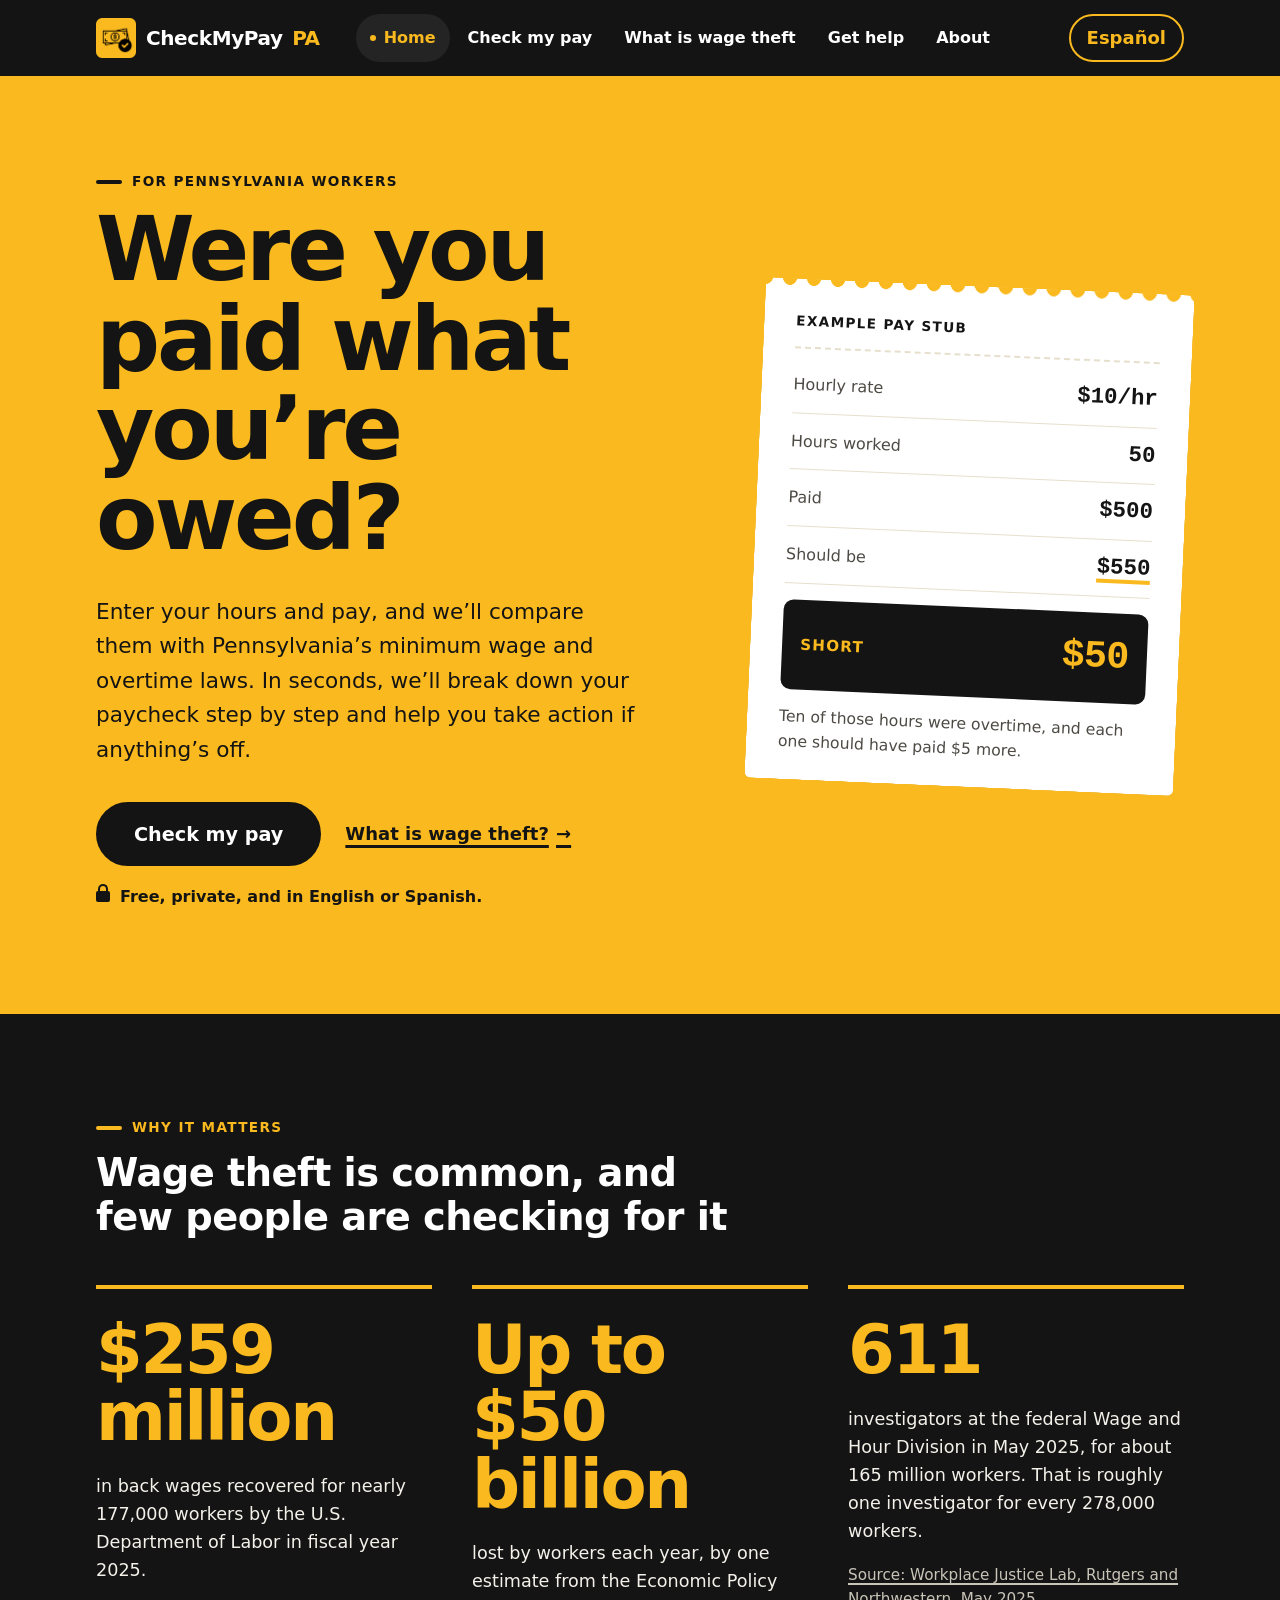
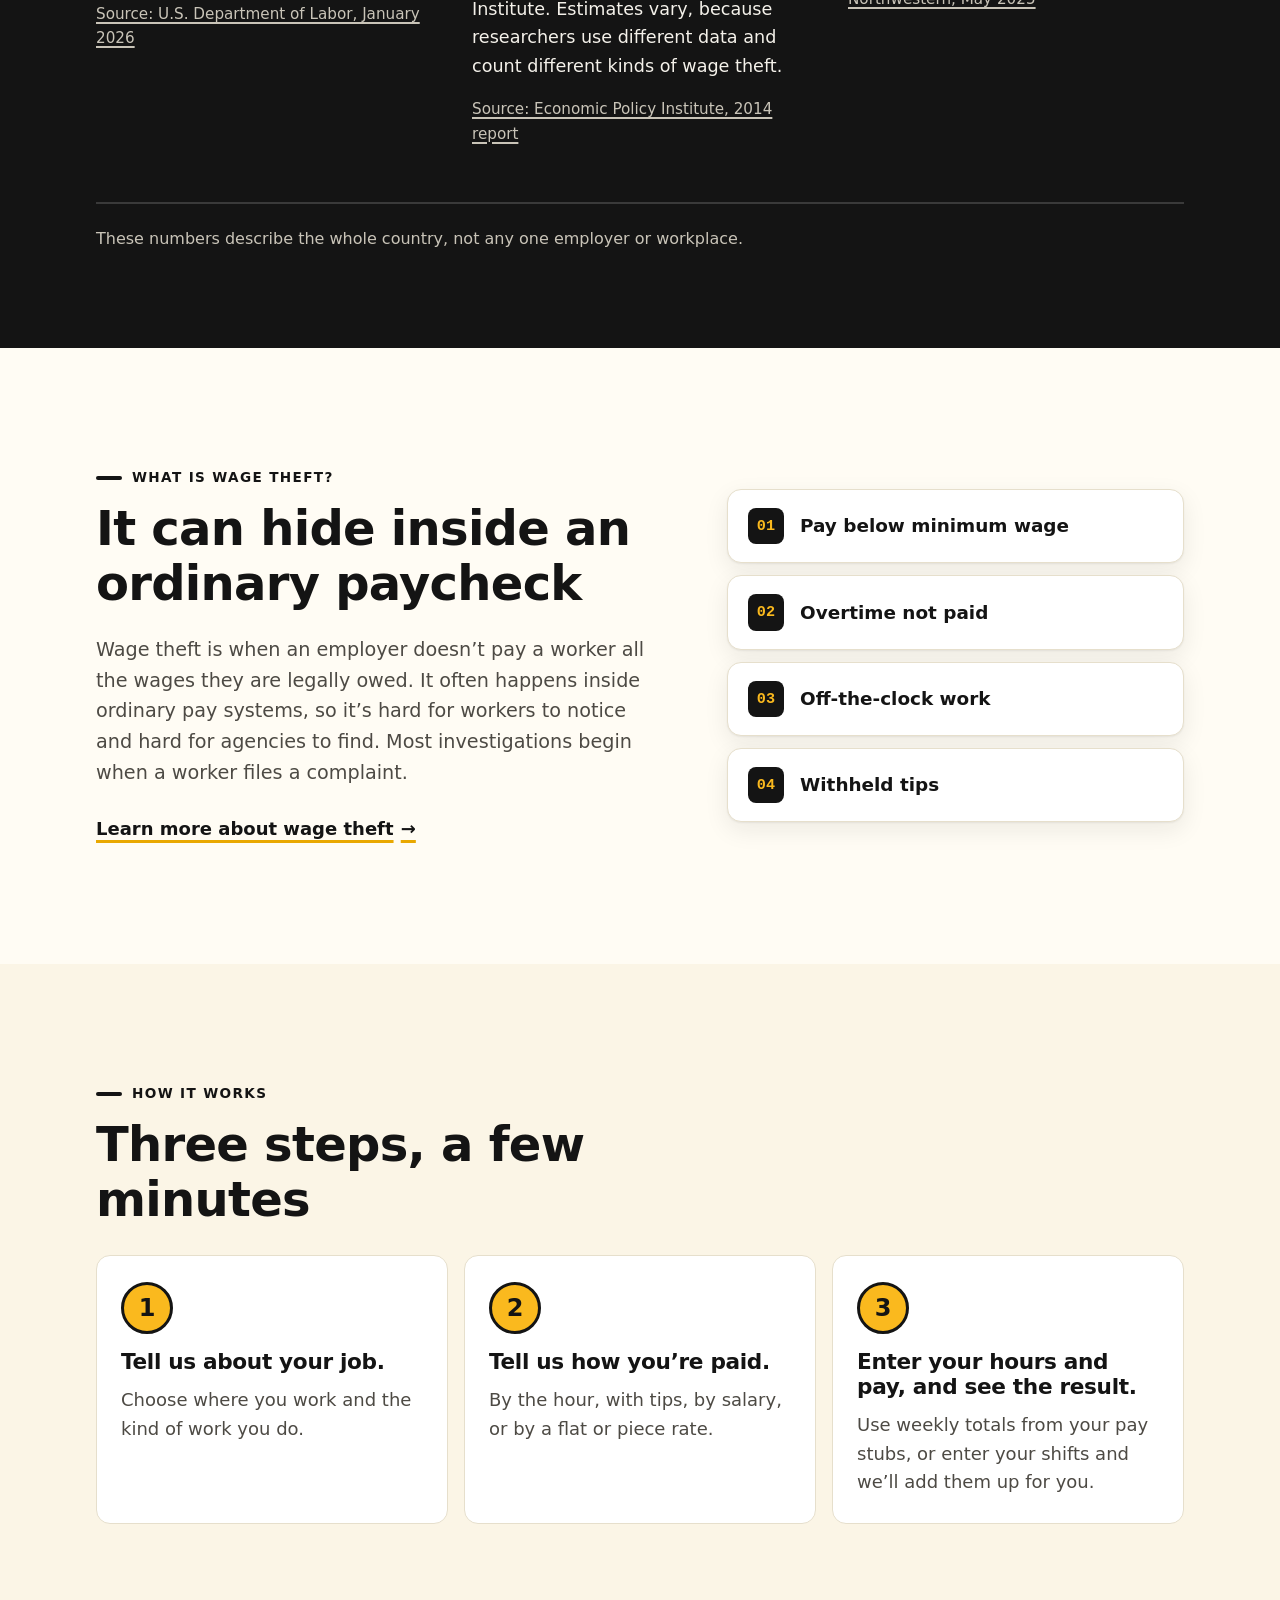
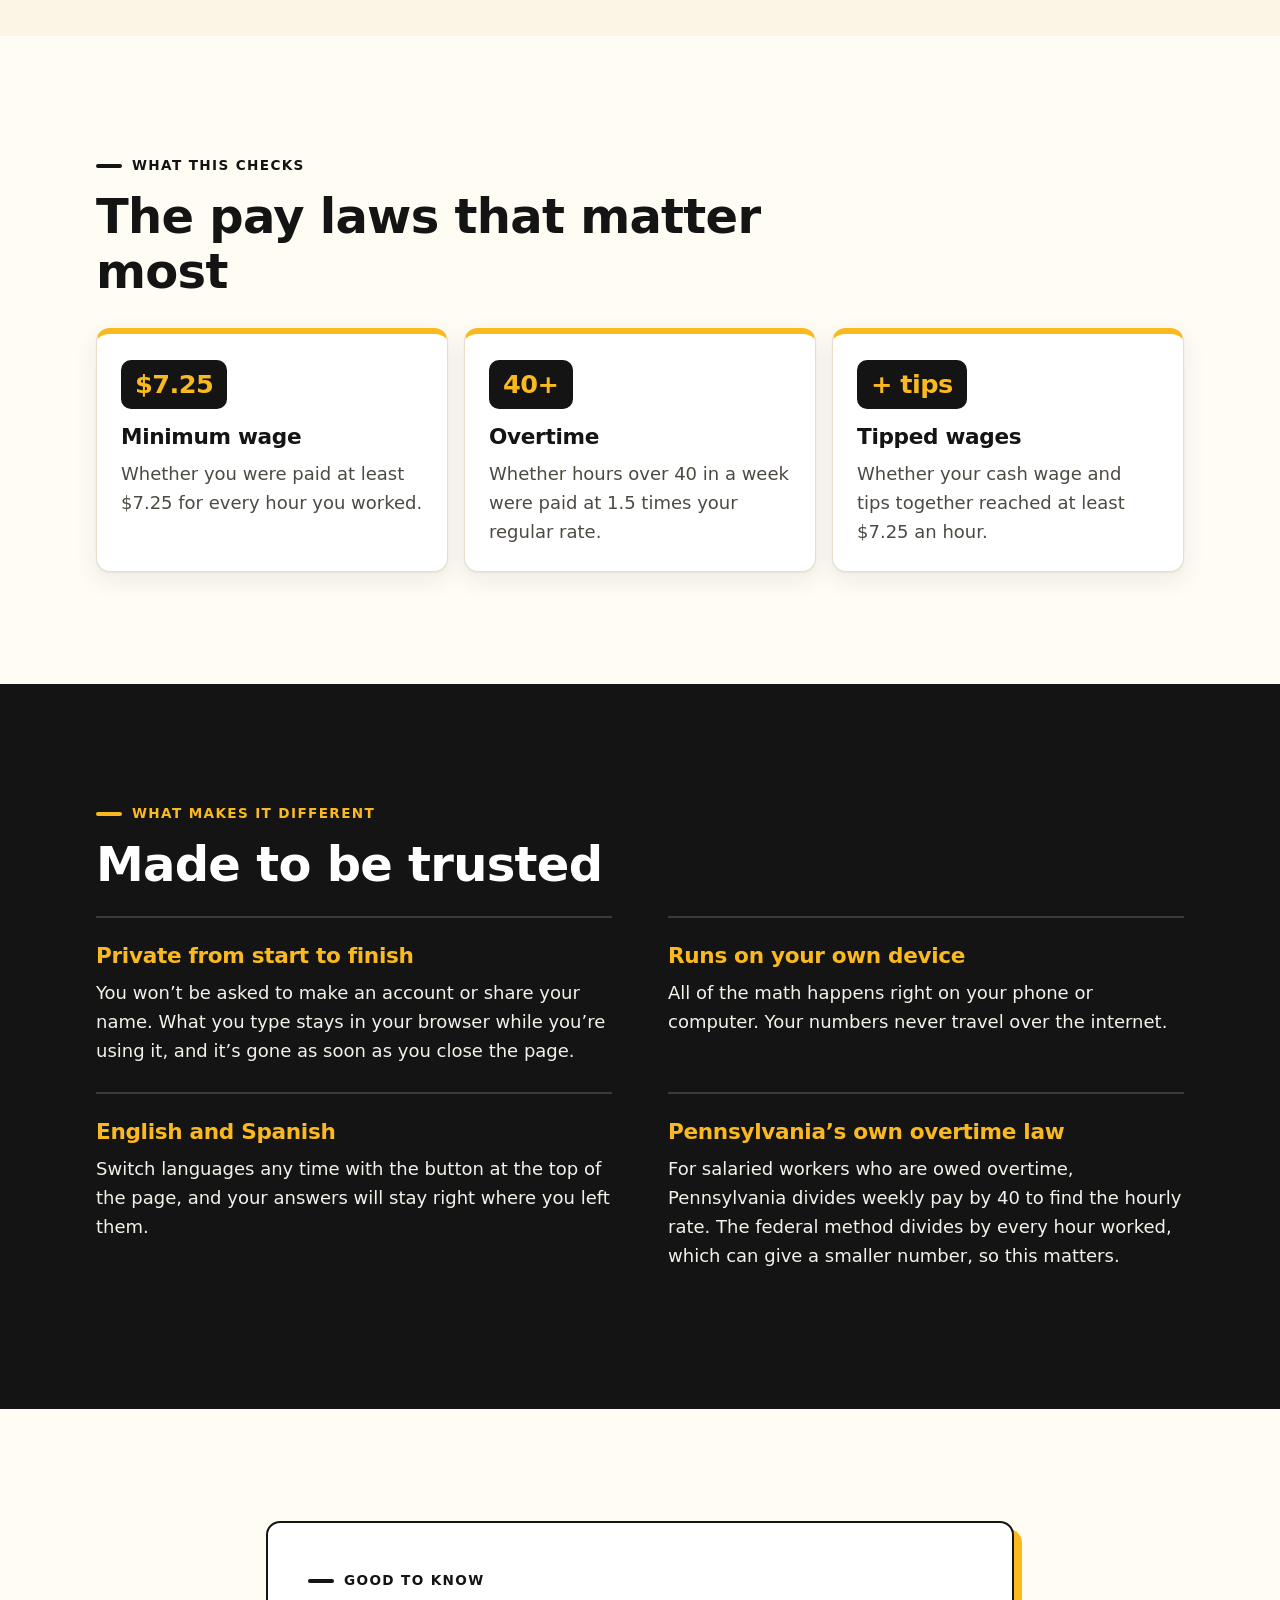
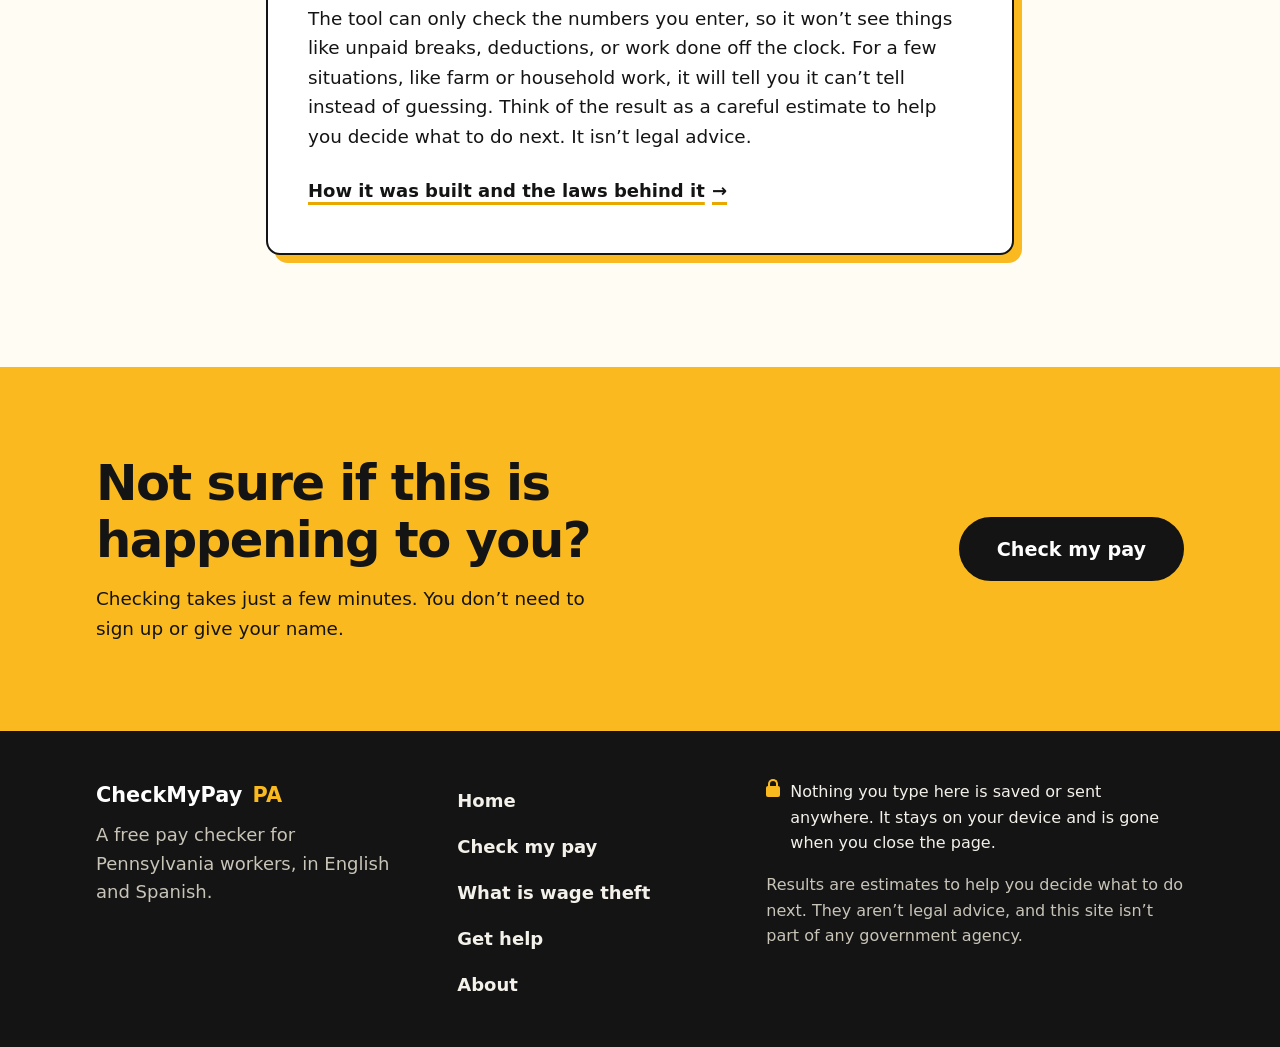
<file: index.html>
<!doctype html>
<html lang="en">
<head>
  <meta charset="utf-8">
  <meta name="viewport" content="width=device-width, initial-scale=1">
  <!-- Only files from this site may load. No outside requests of any kind. -->
  <meta http-equiv="Content-Security-Policy" content="default-src 'self'; img-src 'self'; style-src 'self'; script-src 'self'; connect-src 'none'; form-action 'none'; base-uri 'none'; object-src 'none'">
  <meta name="referrer" content="no-referrer">
  <title>CheckMyPay PA</title>
  <meta name="description" content="A free, private, bilingual tool that helps Pennsylvania workers check whether they may have been underpaid.">
  <link rel="icon" href="favicon-32.png" sizes="32x32" type="image/png">
  <link rel="apple-touch-icon" href="apple-touch-icon.png">
  <link rel="stylesheet" href="css/styles.css">
</head>
<body data-page="home" data-title="title.home">
  <a class="skip-link" href="#main" data-i18n="skip"></a>
  <header class="site-header" id="site-header"></header>

  <main id="main" tabindex="-1">
    <!-- Hero: the question, the button, and an example pay stub -->
    <section class="hero">
      <div class="container hero-grid">
        <div class="hero-copy">
          <p class="eyebrow" data-i18n="home.eyebrow"></p>
          <h1 class="hero-title" data-i18n="home.h1"></h1>
          <p class="hero-lead" data-i18n="home.lead"></p>
          <div class="hero-actions">
            <a class="btn btn-dark btn-xl" href="check.html" data-i18n="home.cta"></a>
            <a class="text-link text-link-dark" href="wage-theft.html" data-i18n="home.cta2"></a>
          </div>
          <p class="hero-reassure"><span class="lock" aria-hidden="true"></span><span data-i18n="home.reassure"></span></p>
        </div>

        <!-- Example pay stub, made with HTML and CSS only -->
        <figure class="stub" aria-labelledby="stub-label">
          <div class="stub-top">
            <p class="stub-label" id="stub-label" data-i18n="stub.label"></p>
          </div>
          <dl class="stub-rows">
            <div class="stub-row"><dt data-i18n="stub.rate"></dt><dd data-i18n="stub.rateVal"></dd></div>
            <div class="stub-row"><dt data-i18n="stub.hours"></dt><dd data-i18n="stub.hoursVal"></dd></div>
            <div class="stub-row"><dt data-i18n="stub.paid"></dt><dd data-i18n="stub.paidVal"></dd></div>
            <div class="stub-row stub-should"><dt data-i18n="stub.should"></dt><dd data-i18n="stub.shouldVal"></dd></div>
          </dl>
          <div class="stub-short">
            <span data-i18n="stub.short"></span>
            <strong data-i18n="stub.shortVal"></strong>
          </div>
          <figcaption class="stub-note" data-i18n="stub.note"></figcaption>
        </figure>
      </div>
    </section>

    <!-- Statistics band (filled by layout.js) -->
    <section class="stats-band" data-block="stats" aria-labelledby="stats-h"></section>

    <!-- What is wage theft, in short -->
    <section class="section">
      <div class="container split">
        <div>
          <p class="eyebrow" data-i18n="home.wt.eyebrow"></p>
          <h2 class="section-title" data-i18n="home.wt.h2"></h2>
          <p class="section-lead" data-i18n="home.wt.body"></p>
          <a class="text-link" href="wage-theft.html" data-i18n="home.wt.link"></a>
        </div>
        <ul class="forms-list">
          <li><span class="forms-num" aria-hidden="true">01</span><span data-i18n="form.1.title"></span></li>
          <li><span class="forms-num" aria-hidden="true">02</span><span data-i18n="form.2.title"></span></li>
          <li><span class="forms-num" aria-hidden="true">03</span><span data-i18n="form.3.title"></span></li>
          <li><span class="forms-num" aria-hidden="true">04</span><span data-i18n="form.4.title"></span></li>
        </ul>
      </div>
    </section>

    <!-- How it works -->
    <section class="section section-cream">
      <div class="container">
        <p class="eyebrow" data-i18n="home.how.eyebrow"></p>
        <h2 class="section-title" data-i18n="home.how.h2"></h2>
        <ol class="steps-row">
          <li class="step-card">
            <span class="step-num" aria-hidden="true">1</span>
            <h3 data-i18n="how.1.title"></h3>
            <p data-i18n="how.1.body"></p>
          </li>
          <li class="step-card">
            <span class="step-num" aria-hidden="true">2</span>
            <h3 data-i18n="how.2.title"></h3>
            <p data-i18n="how.2.body"></p>
          </li>
          <li class="step-card">
            <span class="step-num" aria-hidden="true">3</span>
            <h3 data-i18n="how.3.title"></h3>
            <p data-i18n="how.3.body"></p>
          </li>
        </ol>
      </div>
    </section>

    <!-- What this checks -->
    <section class="section">
      <div class="container">
        <p class="eyebrow" data-i18n="home.checks.eyebrow"></p>
        <h2 class="section-title" data-i18n="home.checks.h2"></h2>
        <ul class="check-cards">
          <li class="check-card">
            <span class="check-badge" aria-hidden="true" data-i18n="checks.min.badge"></span>
            <h3 data-i18n="checks.min.title"></h3>
            <p data-i18n="checks.min.body"></p>
          </li>
          <li class="check-card">
            <span class="check-badge" aria-hidden="true" data-i18n="checks.ot.badge"></span>
            <h3 data-i18n="checks.ot.title"></h3>
            <p data-i18n="checks.ot.body"></p>
          </li>
          <li class="check-card">
            <span class="check-badge" aria-hidden="true" data-i18n="checks.tip.badge"></span>
            <h3 data-i18n="checks.tip.title"></h3>
            <p data-i18n="checks.tip.body"></p>
          </li>
        </ul>
      </div>
    </section>

    <!-- What makes it different -->
    <section class="section section-ink">
      <div class="container">
        <p class="eyebrow eyebrow-gold" data-i18n="home.diff.eyebrow"></p>
        <h2 class="section-title" data-i18n="home.diff.h2"></h2>
        <ul class="diff-grid">
          <li><h3 data-i18n="diff.private.title"></h3><p data-i18n="diff.private.body"></p></li>
          <li><h3 data-i18n="diff.device.title"></h3><p data-i18n="diff.device.body"></p></li>
          <li><h3 data-i18n="diff.lang.title"></h3><p data-i18n="diff.lang.body"></p></li>
          <li><h3 data-i18n="diff.pa.title"></h3><p data-i18n="diff.pa.body"></p></li>
        </ul>
      </div>
    </section>

    <!-- Limits -->
    <section class="section">
      <div class="container narrow">
        <div class="note-panel">
          <p class="eyebrow" data-i18n="home.limits.eyebrow"></p>
          <p class="note-panel-body" data-i18n="home.limits.body"></p>
          <a class="text-link" href="about.html" data-i18n="home.limits.link"></a>
        </div>
      </div>
    </section>

    <!-- Closing call to action (filled by layout.js) -->
    <section class="cta-band" data-block="cta"></section>
  </main>

  <footer class="site-footer" id="site-footer"></footer>
  <noscript><p class="noscript">CheckMyPay PA needs JavaScript turned on to work. / CheckMyPay PA necesita JavaScript para funcionar.</p></noscript>

  <script src="js/rules.js"></script>
  <script src="js/i18n.js"></script>
  <script src="js/resources.js"></script>
  <script src="js/layout.js"></script>
</body>
</html>
</file>
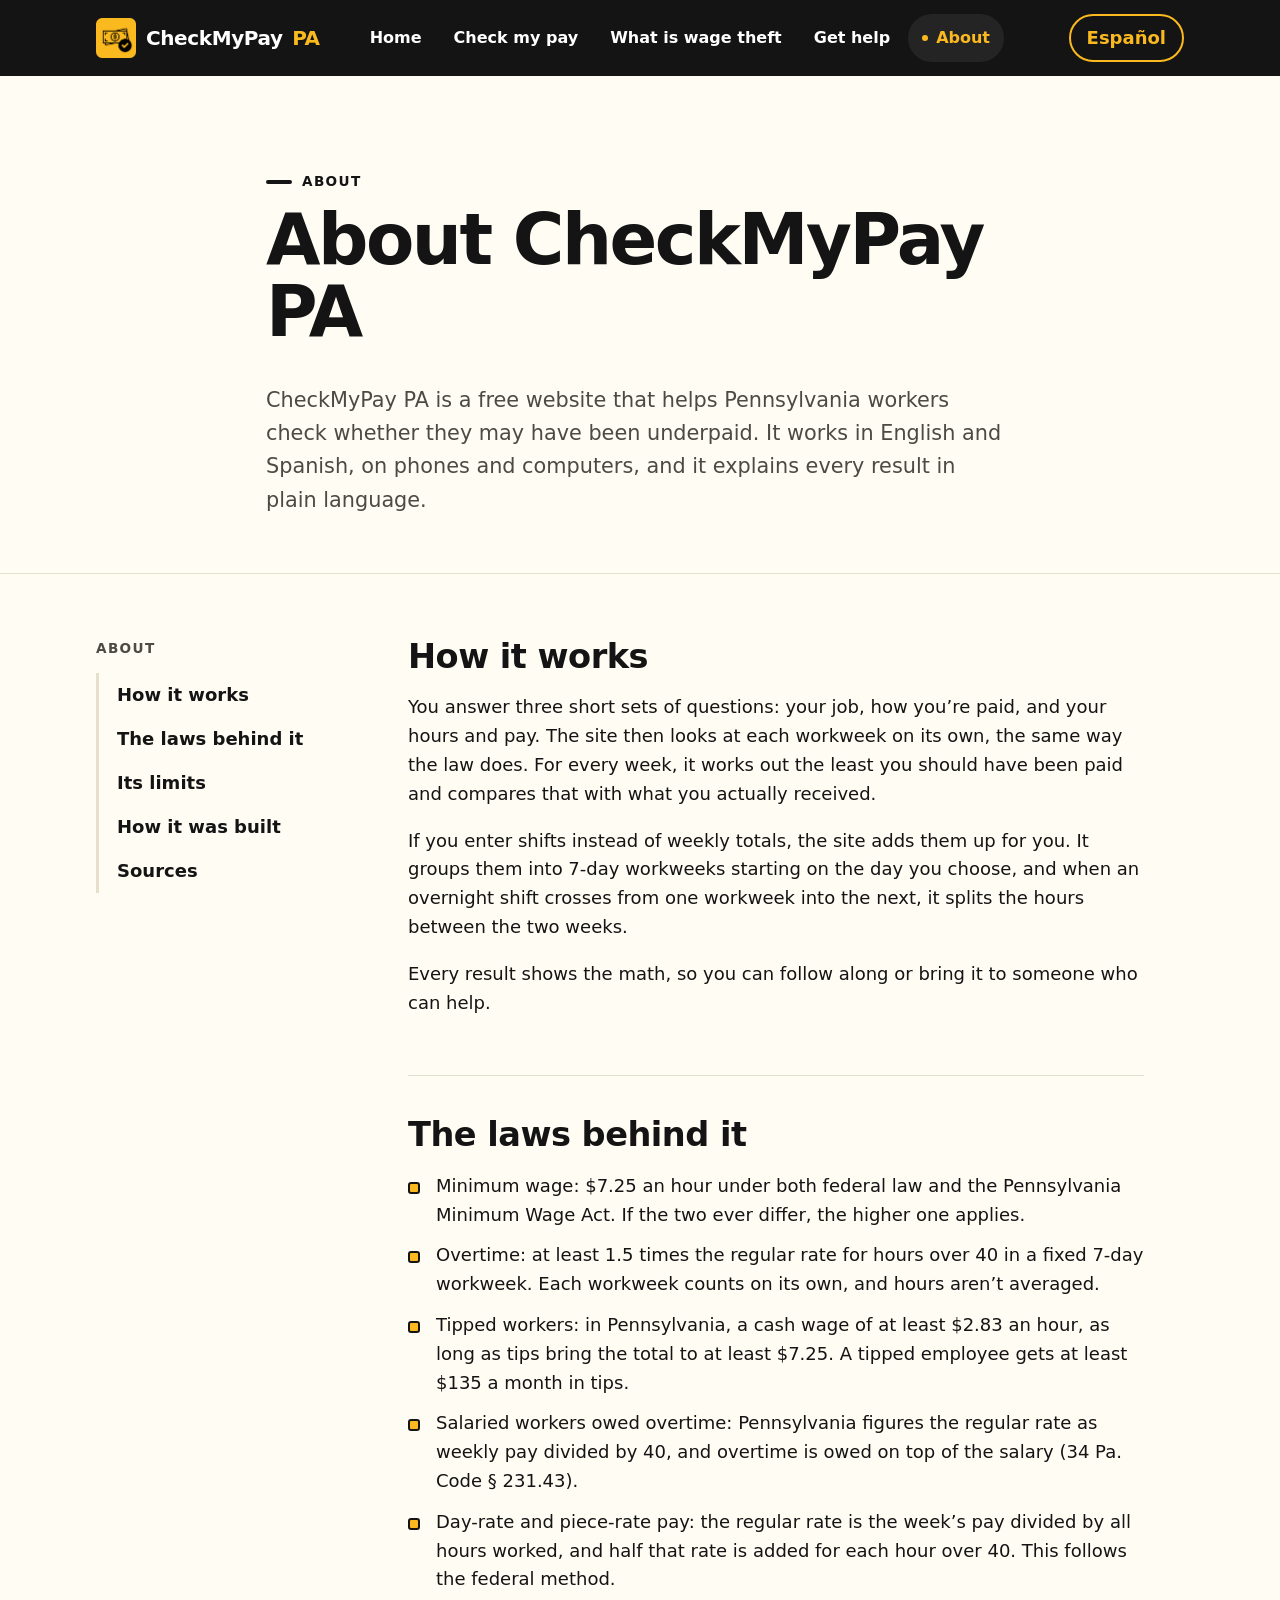
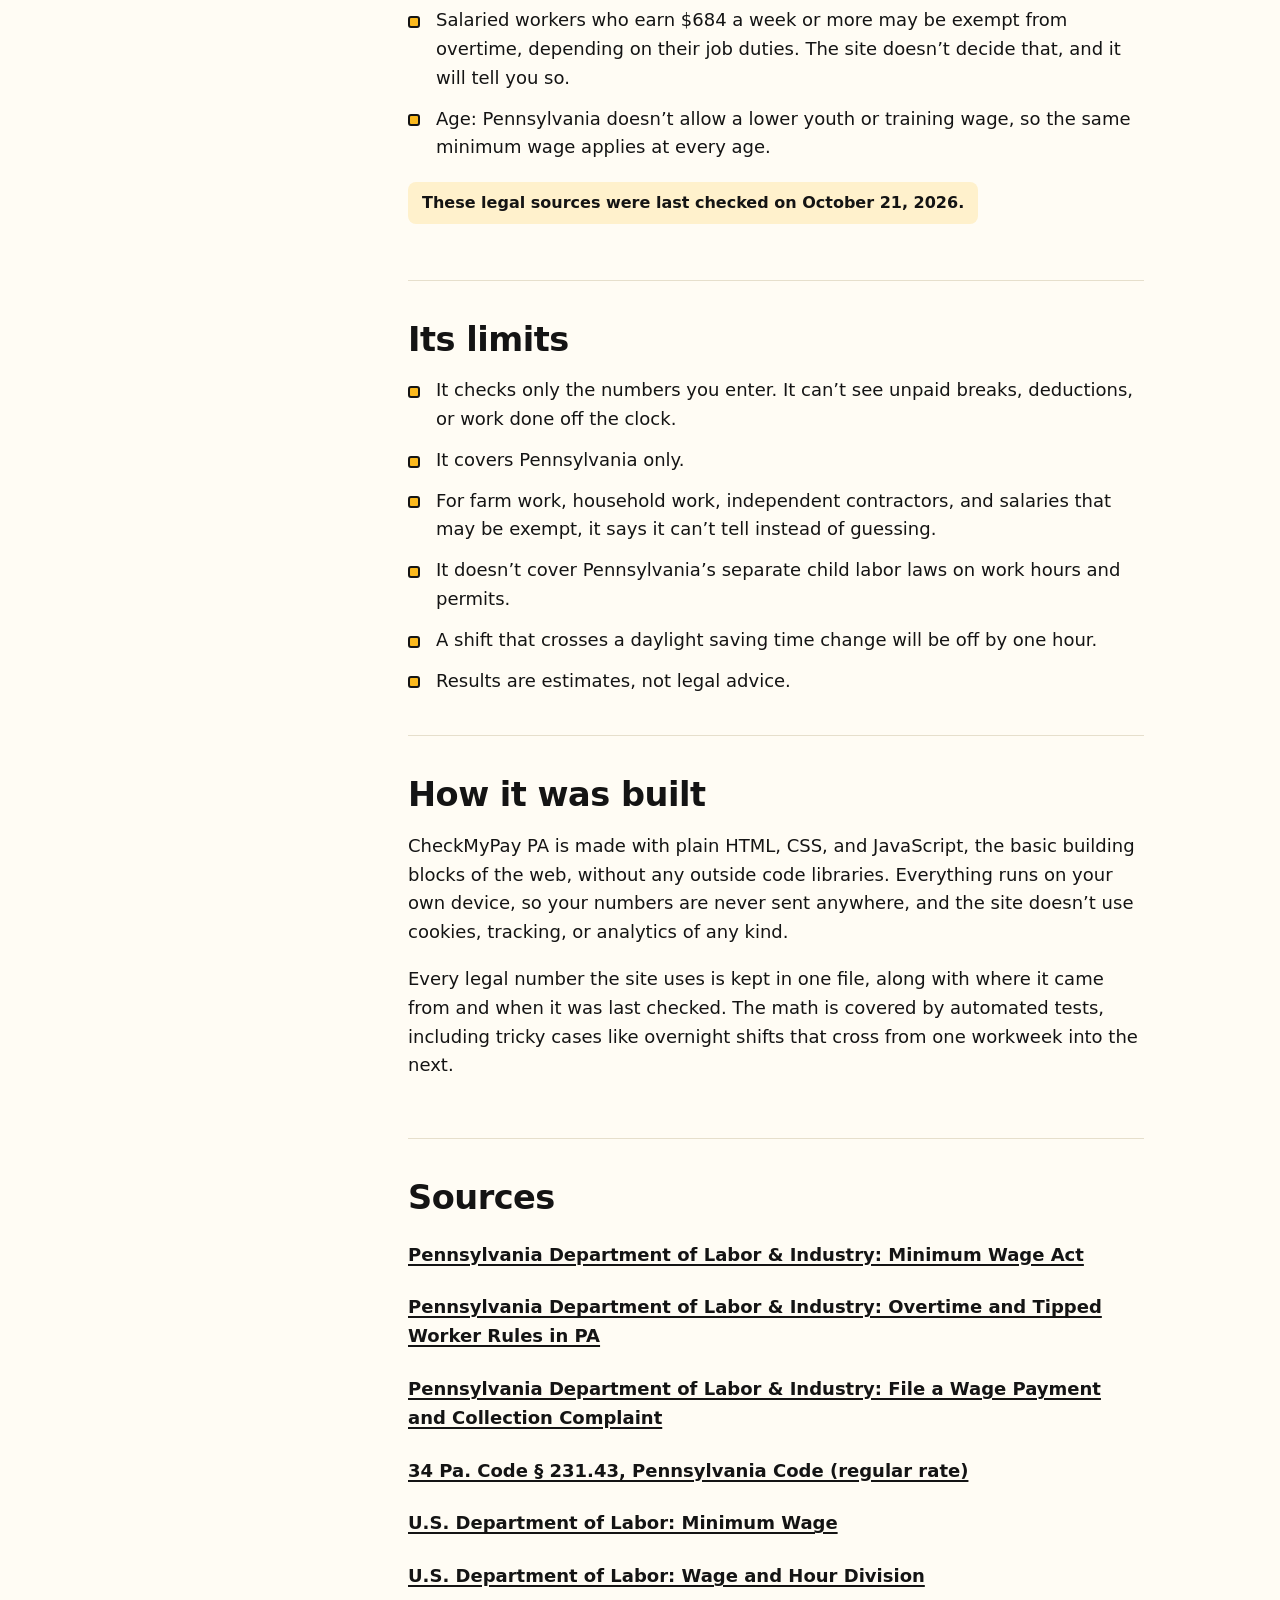
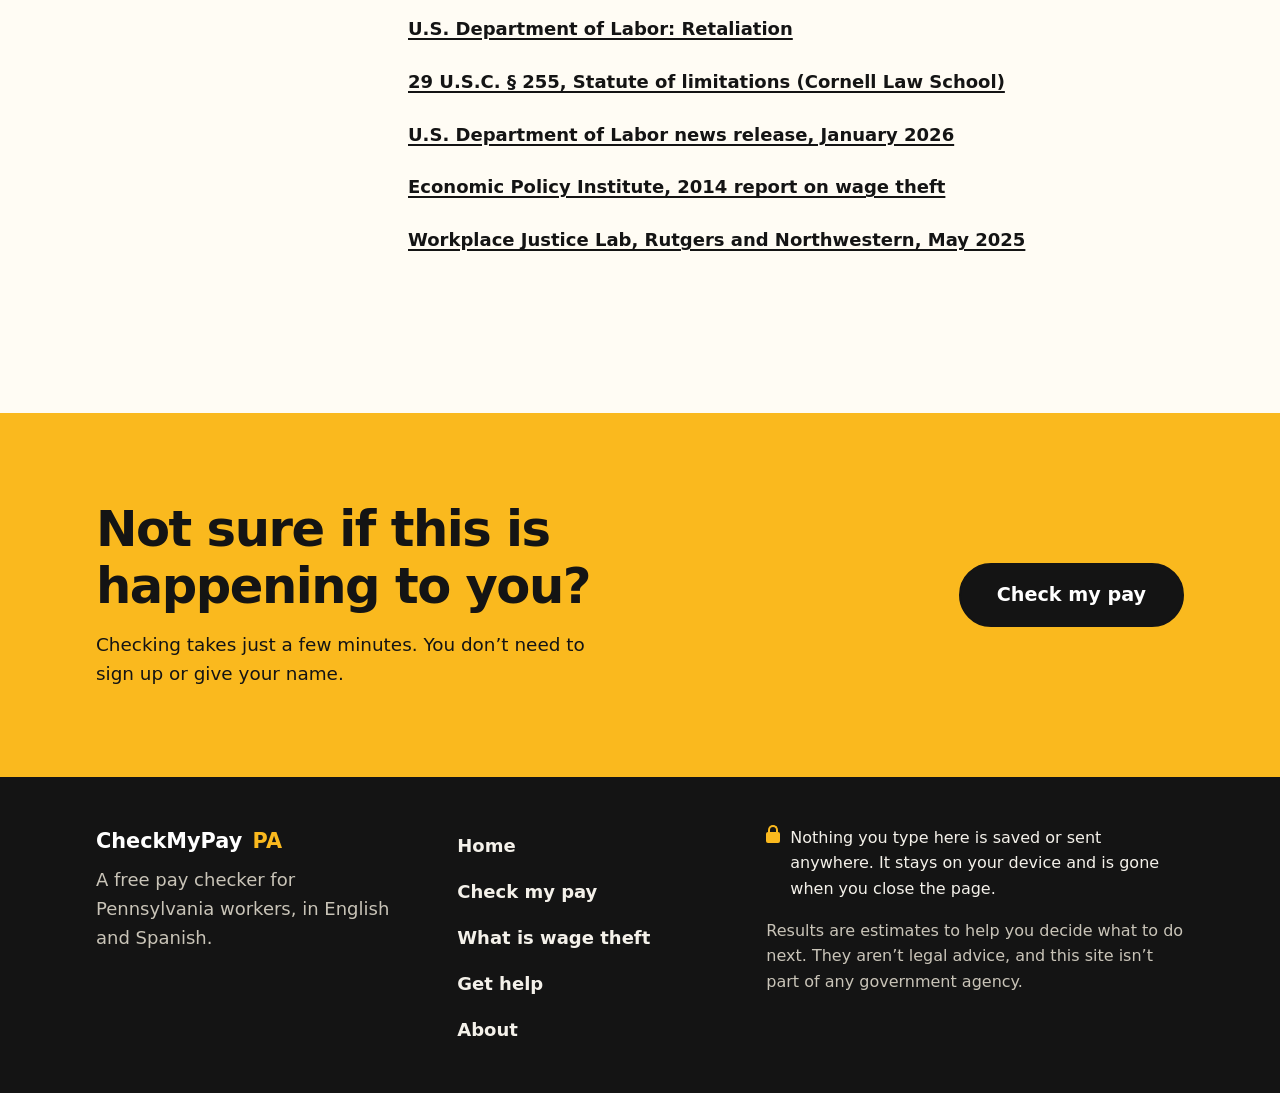
<file: about.html>
<!doctype html>
<html lang="en">
<head>
  <meta charset="utf-8">
  <meta name="viewport" content="width=device-width, initial-scale=1">
  <meta http-equiv="Content-Security-Policy" content="default-src 'self'; img-src 'self'; style-src 'self'; script-src 'self'; connect-src 'none'; form-action 'none'; base-uri 'none'; object-src 'none'">
  <meta name="referrer" content="no-referrer">
  <title>About | CheckMyPay PA</title>
  <meta name="description" content="How CheckMyPay PA works, the laws it is based on, its limits, and how it was built.">
  <link rel="icon" href="favicon-32.png" sizes="32x32" type="image/png">
  <link rel="apple-touch-icon" href="apple-touch-icon.png">
  <link rel="stylesheet" href="css/styles.css">
</head>
<body data-page="about" data-title="title.about">
  <a class="skip-link" href="#main" data-i18n="skip"></a>
  <header class="site-header" id="site-header"></header>

  <main id="main" tabindex="-1">
    <section class="page-hero">
      <div class="container narrow">
        <p class="eyebrow" data-i18n="about.eyebrow"></p>
        <h1 class="page-title" data-i18n="about.h1"></h1>
        <p class="page-lead" data-i18n="about.lead"></p>
      </div>
    </section>

    <div class="container about-layout">
      <!-- On wide screens this list stays in view as a table of contents -->
      <nav class="toc" aria-labelledby="toc-h">
        <p class="toc-title" id="toc-h" data-i18n="about.eyebrow"></p>
        <ul>
          <li><a href="#how" data-i18n="about.how.h2"></a></li>
          <li><a href="#laws" data-i18n="about.laws.h2"></a></li>
          <li><a href="#limits" data-i18n="about.limits.h2"></a></li>
          <li><a href="#built" data-i18n="about.built.h2"></a></li>
          <li><a href="#sources" data-i18n="about.sources.h2"></a></li>
        </ul>
      </nav>

      <div class="prose">
        <section id="how">
          <h2 data-i18n="about.how.h2"></h2>
          <p data-i18n="about.how.1"></p>
          <p data-i18n="about.how.2"></p>
          <p data-i18n="about.how.3"></p>
        </section>

        <section id="laws">
          <h2 data-i18n="about.laws.h2"></h2>
          <ul class="law-list">
            <li data-i18n="laws.min"></li>
            <li data-i18n="laws.ot"></li>
            <li data-i18n="laws.tip"></li>
            <li data-i18n="laws.sal"></li>
            <li data-i18n="laws.flat"></li>
            <li data-i18n="laws.exempt"></li>
            <li data-i18n="laws.youth"></li>
          </ul>
          <p class="checked-date" data-i18n="about.checked"></p>
        </section>

        <section id="limits">
          <h2 data-i18n="about.limits.h2"></h2>
          <ul class="plain-list">
            <li data-i18n="limits.1"></li>
            <li data-i18n="limits.2"></li>
            <li data-i18n="limits.3"></li>
            <li data-i18n="limits.4"></li>
            <li data-i18n="limits.5"></li>
            <li data-i18n="limits.6"></li>
          </ul>
        </section>

        <section id="built">
          <h2 data-i18n="about.built.h2"></h2>
          <p data-i18n="about.built.1"></p>
          <p data-i18n="about.built.2"></p>
        </section>

        <section id="sources">
          <h2 data-i18n="about.sources.h2"></h2>
          <ul class="source-list">
            <li><a href="https://www.pa.gov/agencies/dli/resources/compliance-laws-and-regulations/labor-management-relations/pennsylvania-s-minimum-wage-act" target="_blank" rel="noopener" data-i18n="src.paMinWage"></a></li>
            <li><a href="https://www.pa.gov/agencies/dli/resources/compliance-laws-and-regulations/labor-management-relations/labor-law/overtime-and-tipped-worker-rules-in-pa" target="_blank" rel="noopener" data-i18n="src.paTipped"></a></li>
            <li><a href="https://www.pa.gov/services/dli/file-a-wage-payment-and-collection-complaint" target="_blank" rel="noopener" data-i18n="src.paComplaint"></a></li>
            <li><a href="https://www.pacodeandbulletin.gov/Display/pacode?file=/secure/pacode/data/034/chapter231/s231.43.html" target="_blank" rel="noopener" data-i18n="src.paCode"></a></li>
            <li><a href="https://www.dol.gov/agencies/whd/minimum-wage" target="_blank" rel="noopener" data-i18n="src.dolMin"></a></li>
            <li><a href="https://www.dol.gov/agencies/whd" target="_blank" rel="noopener" data-i18n="src.whd"></a></li>
            <li><a href="https://www.dol.gov/agencies/whd/retaliation" target="_blank" rel="noopener" data-i18n="src.retal"></a></li>
            <li><a href="https://www.law.cornell.edu/uscode/text/29/255" target="_blank" rel="noopener" data-i18n="src.usc255"></a></li>
            <li><a href="https://www.dol.gov/newsroom/releases/whd/whd20260108" target="_blank" rel="noopener" data-i18n="src.stat1"></a></li>
            <li><a href="https://www.epi.org/press/wage-theft-costs-american-workers-50-billion/" target="_blank" rel="noopener" data-i18n="src.stat2"></a></li>
            <li><a href="https://news.northwestern.edu/stories/2025/05/new-report-labor-investigator-staffing-hits-52-year-low-raising-the-risk-of-wage-theft" target="_blank" rel="noopener" data-i18n="src.stat3"></a></li>
          </ul>
        </section>
      </div>
    </div>

    <section class="cta-band" data-block="cta"></section>
  </main>

  <footer class="site-footer" id="site-footer"></footer>
  <noscript><p class="noscript">CheckMyPay PA needs JavaScript turned on to work. / CheckMyPay PA necesita JavaScript para funcionar.</p></noscript>

  <script src="js/rules.js"></script>
  <script src="js/i18n.js"></script>
  <script src="js/resources.js"></script>
  <script src="js/layout.js"></script>
</body>
</html>
</file>
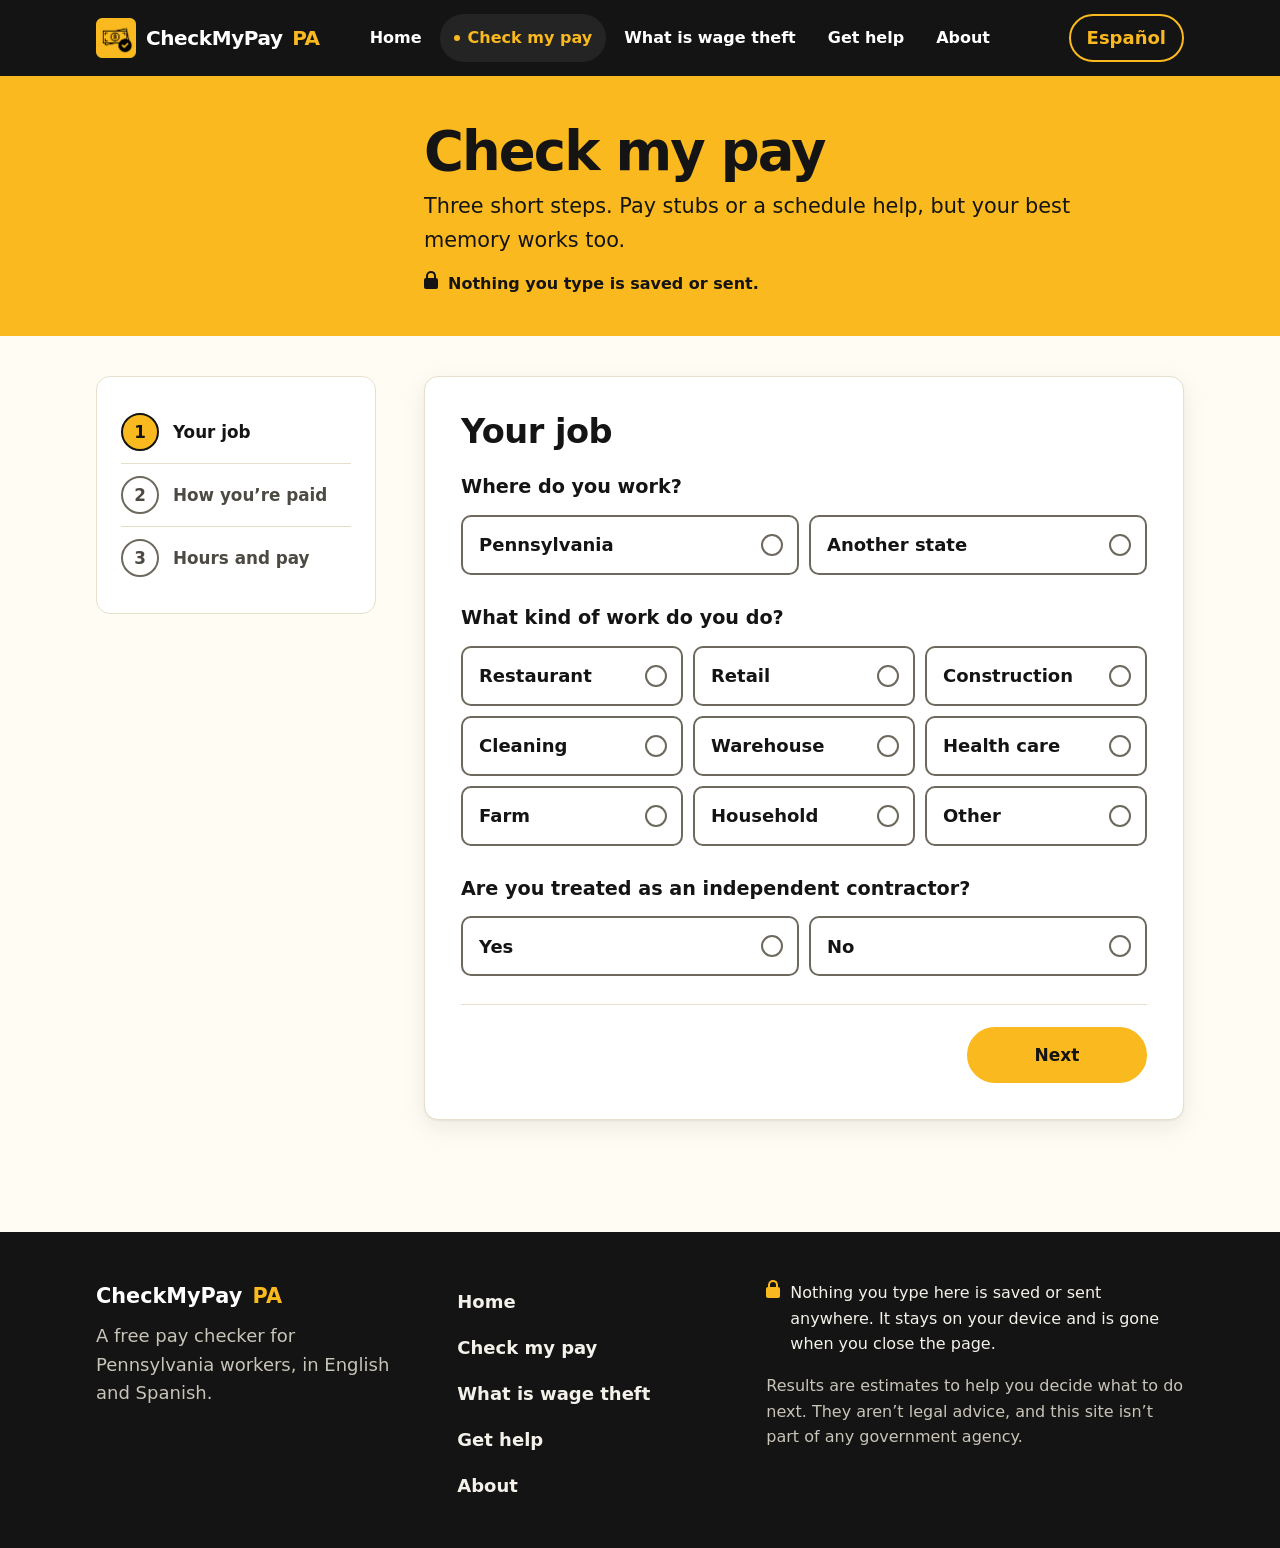
<file: check.html>
<!doctype html>
<html lang="en">
<head>
  <meta charset="utf-8">
  <meta name="viewport" content="width=device-width, initial-scale=1">
  <meta http-equiv="Content-Security-Policy" content="default-src 'self'; img-src 'self'; style-src 'self'; script-src 'self'; connect-src 'none'; form-action 'none'; base-uri 'none'; object-src 'none'">
  <meta name="referrer" content="no-referrer">
  <title>Check my pay | CheckMyPay PA</title>
  <meta name="description" content="Check your hours and pay against Pennsylvania's minimum wage and overtime laws.">
  <link rel="icon" href="favicon-32.png" sizes="32x32" type="image/png">
  <link rel="apple-touch-icon" href="apple-touch-icon.png">
  <link rel="stylesheet" href="css/styles.css">
</head>
<body data-page="check" data-title="title.check" class="page-check">
  <a class="skip-link" href="#main" data-i18n="skip"></a>
  <header class="site-header" id="site-header"></header>

  <main id="main" tabindex="-1">
    <section class="calc-hero">
      <div class="container calc-hero-inner">
        <h1 class="page-title" data-i18n="check.h1"></h1>
        <p class="page-lead" data-i18n="check.lead"></p>
        <p class="calc-private"><span class="lock" aria-hidden="true"></span><span data-i18n="check.private"></span></p>
      </div>
    </section>

    <div class="container calc-layout">
      <!-- Progress through the three steps -->
      <nav class="stepper" data-i18n-attr="aria-label:steps.label" id="stepper">
        <p class="stepper-count" id="step-count"></p>
        <ol>
          <li data-step="1"><span class="stepper-num" aria-hidden="true">1</span><span data-i18n="step.1"></span></li>
          <li data-step="2"><span class="stepper-num" aria-hidden="true">2</span><span data-i18n="step.2"></span></li>
          <li data-step="3"><span class="stepper-num" aria-hidden="true">3</span><span data-i18n="step.3"></span></li>
        </ol>
      </nav>

      <div class="calc-main">
        <form id="calc-form" class="calc-card" novalidate>
          <!-- Shown when an answer needs another look; announced by screen readers -->
          <div class="error-summary" id="error-summary" role="alert" hidden></div>

          <!-- ============================== STEP 1: your job -->
          <div class="step" id="step-1" data-step="1">
            <h2 class="step-title" tabindex="-1" data-i18n="step.1"></h2>

            <fieldset class="field-set" id="fs-state">
              <legend data-i18n="s1.state.legend"></legend>
              <div class="tiles tiles-2">
                <div class="tile"><input class="tile-input" type="radio" name="state" id="state-pa" value="PA"><label for="state-pa" data-i18n="s1.state.pa"></label></div>
                <div class="tile"><input class="tile-input" type="radio" name="state" id="state-other" value="other"><label for="state-other" data-i18n="s1.state.other"></label></div>
              </div>
              <p class="field-error" id="err-state"></p>
            </fieldset>

            <div id="pa-questions">
              <fieldset class="field-set" id="fs-work">
                <legend data-i18n="s1.work.legend"></legend>
                <div class="tiles tiles-3">
                  <div class="tile"><input class="tile-input" type="radio" name="workType" id="work-restaurant" value="restaurant"><label for="work-restaurant" data-i18n="work.restaurant"></label></div>
                  <div class="tile"><input class="tile-input" type="radio" name="workType" id="work-retail" value="retail"><label for="work-retail" data-i18n="work.retail"></label></div>
                  <div class="tile"><input class="tile-input" type="radio" name="workType" id="work-construction" value="construction"><label for="work-construction" data-i18n="work.construction"></label></div>
                  <div class="tile"><input class="tile-input" type="radio" name="workType" id="work-cleaning" value="cleaning"><label for="work-cleaning" data-i18n="work.cleaning"></label></div>
                  <div class="tile"><input class="tile-input" type="radio" name="workType" id="work-warehouse" value="warehouse"><label for="work-warehouse" data-i18n="work.warehouse"></label></div>
                  <div class="tile"><input class="tile-input" type="radio" name="workType" id="work-health" value="health"><label for="work-health" data-i18n="work.health"></label></div>
                  <div class="tile"><input class="tile-input" type="radio" name="workType" id="work-farm" value="farm"><label for="work-farm" data-i18n="work.farm"></label></div>
                  <div class="tile"><input class="tile-input" type="radio" name="workType" id="work-household" value="household"><label for="work-household" data-i18n="work.household"></label></div>
                  <div class="tile"><input class="tile-input" type="radio" name="workType" id="work-other" value="other"><label for="work-other" data-i18n="work.other"></label></div>
                </div>
                <p class="field-error" id="err-workType"></p>
              </fieldset>

              <fieldset class="field-set" id="fs-contractor">
                <legend data-i18n="s1.contractor.legend"></legend>
                <div class="tiles tiles-2">
                  <div class="tile"><input class="tile-input" type="radio" name="contractor" id="contractor-yes" value="yes"><label for="contractor-yes" data-i18n="common.yes"></label></div>
                  <div class="tile"><input class="tile-input" type="radio" name="contractor" id="contractor-no" value="no"><label for="contractor-no" data-i18n="common.no"></label></div>
                </div>
                <p class="field-error" id="err-contractor"></p>
              </fieldset>
            </div>

            <div class="step-actions">
              <button type="button" class="btn btn-gold btn-lg" data-action="next" data-i18n="btn.next"></button>
            </div>
          </div>

          <!-- ============================== STEP 2: how you're paid -->
          <div class="step" id="step-2" data-step="2" hidden>
            <h2 class="step-title" tabindex="-1" data-i18n="step.2"></h2>

            <fieldset class="field-set" id="fs-payType">
              <legend data-i18n="s2.pay.legend"></legend>
              <div class="tiles tiles-2">
                <div class="tile tile-rich"><input class="tile-input" type="radio" name="payType" id="pay-hourly" value="hourly"><label for="pay-hourly"><strong data-i18n="pay.hourly"></strong><span data-i18n="pay.hourlyHint"></span></label></div>
                <div class="tile tile-rich"><input class="tile-input" type="radio" name="payType" id="pay-tipped" value="tipped"><label for="pay-tipped"><strong data-i18n="pay.tipped"></strong><span data-i18n="pay.tippedHint"></span></label></div>
                <div class="tile tile-rich"><input class="tile-input" type="radio" name="payType" id="pay-salary" value="salary"><label for="pay-salary"><strong data-i18n="pay.salary"></strong><span data-i18n="pay.salaryHint"></span></label></div>
                <div class="tile tile-rich"><input class="tile-input" type="radio" name="payType" id="pay-flat" value="flat"><label for="pay-flat"><strong data-i18n="pay.flat"></strong><span data-i18n="pay.flatHint"></span></label></div>
              </div>
              <p class="field-error" id="err-payType"></p>
            </fieldset>

            <!-- Hourly or tipped: the rate -->
            <div class="field" id="field-rate" hidden>
              <label for="rate" id="rate-label"></label>
              <p class="field-hint" id="rate-hint" hidden></p>
              <div class="money-input"><span aria-hidden="true">$</span><input id="rate" name="rate" type="text" inputmode="decimal" autocomplete="off" aria-describedby="rate-hint err-rate"></div>
              <p class="field-error" id="err-rate"></p>
            </div>

            <!-- Salary -->
            <div class="field" id="field-salary" hidden>
              <label for="salary" data-i18n="s2.salary"></label>
              <p class="field-hint" id="salary-hint" data-i18n="s2.salaryHint"></p>
              <div class="money-input"><span aria-hidden="true">$</span><input id="salary" name="salary" type="text" inputmode="decimal" autocomplete="off" aria-describedby="salary-hint err-salary"></div>
              <p class="field-error" id="err-salary"></p>
            </div>

            <!-- Flat or piece rate -->
            <fieldset class="field-set" id="fs-flatKind" hidden>
              <legend data-i18n="s2.flat.legend"></legend>
              <div class="tiles tiles-2">
                <div class="tile"><input class="tile-input" type="radio" name="flatKind" id="flat-day" value="day"><label for="flat-day" data-i18n="flat.day"></label></div>
                <div class="tile"><input class="tile-input" type="radio" name="flatKind" id="flat-piece" value="piece"><label for="flat-piece" data-i18n="flat.piece"></label></div>
              </div>
              <p class="field-hint" data-i18n="s2.flatHint"></p>
              <p class="field-error" id="err-flatKind"></p>
            </fieldset>

            <div class="step-actions">
              <button type="button" class="btn btn-ghost btn-lg" data-action="back" data-i18n="btn.back"></button>
              <button type="button" class="btn btn-gold btn-lg" data-action="next" data-i18n="btn.next"></button>
            </div>
          </div>

          <!-- ============================== STEP 3: hours and pay -->
          <div class="step" id="step-3" data-step="3" hidden>
            <h2 class="step-title" tabindex="-1" data-i18n="step.3"></h2>

            <fieldset class="field-set">
              <legend data-i18n="s3.mode.legend"></legend>
              <div class="tiles tiles-2">
                <div class="tile tile-rich"><input class="tile-input" type="radio" name="mode" id="mode-weekly" value="weekly" checked><label for="mode-weekly"><strong data-i18n="mode.weekly"></strong><span data-i18n="mode.weeklyHint"></span></label></div>
                <div class="tile tile-rich"><input class="tile-input" type="radio" name="mode" id="mode-shifts" value="shifts"><label for="mode-shifts"><strong data-i18n="mode.shifts"></strong><span data-i18n="mode.shiftsHint"></span></label></div>
              </div>
            </fieldset>

            <!-- Weekly totals -->
            <div id="weekly-panel">
              <p class="info-note" data-i18n="s3.biweekly"></p>
              <div id="week-list"></div>
              <button type="button" class="btn btn-ghost btn-add" id="add-week"><span aria-hidden="true">+</span> <span data-i18n="week.add"></span></button>
              <p class="field-hint" id="week-max" hidden></p>
            </div>

            <!-- Shifts -->
            <div id="shift-panel" hidden>
              <div class="field field-inline">
                <label for="week-start" data-i18n="shifts.weekStart"></label>
                <select id="week-start" aria-describedby="week-start-hint">
                  <option value="1" data-i18n="day.1"></option>
                  <option value="2" data-i18n="day.2"></option>
                  <option value="3" data-i18n="day.3"></option>
                  <option value="4" data-i18n="day.4"></option>
                  <option value="5" data-i18n="day.5"></option>
                  <option value="6" data-i18n="day.6"></option>
                  <option value="0" data-i18n="day.0"></option>
                </select>
                <p class="field-hint" id="week-start-hint" data-i18n="shifts.weekStartHint"></p>
              </div>
              <div id="shift-list"></div>
              <button type="button" class="btn btn-ghost btn-add" id="add-shift"><span aria-hidden="true">+</span> <span data-i18n="shift.add"></span></button>
              <p class="field-hint" data-i18n="shift.addHint"></p>
              <p class="field-error" id="err-shifts"></p>

              <div class="shift-weeks">
                <h3 class="sub-title" data-i18n="shifts.weeksH"></h3>
                <p class="field-hint" id="shift-weeks-hint"></p>
                <div id="shift-week-list"></div>
              </div>
            </div>

            <div class="step-actions">
              <button type="button" class="btn btn-ghost btn-lg" data-action="back" data-i18n="btn.back"></button>
              <button type="button" class="btn btn-gold btn-lg" data-action="calculate" data-i18n="btn.result"></button>
            </div>
          </div>
        </form>

        <!-- ============================== RESULT (built by check.js) -->
        <section class="result" id="result" hidden aria-labelledby="result-h"></section>

        <!-- ============================== SUMMARY to print -->
        <section class="calc-card summary" id="summary" hidden aria-labelledby="summary-h">
          <h2 class="step-title" id="summary-h" tabindex="-1" data-i18n="sum.h"></h2>
          <p class="field-hint" data-i18n="sum.lead"></p>
          <div class="summary-grid">
            <div class="field"><label for="sum-name" data-i18n="sum.name"></label><input id="sum-name" type="text" autocomplete="off"></div>
            <div class="field"><label for="sum-job" data-i18n="sum.job"></label><input id="sum-job" type="text" autocomplete="off"></div>
            <div class="field"><label for="sum-employer" data-i18n="sum.employer"></label><input id="sum-employer" type="text" autocomplete="off"></div>
            <div class="field"><label for="sum-dates" data-i18n="sum.dates"></label><input id="sum-dates" type="text" autocomplete="off"></div>
            <div class="field field-wide"><label for="sum-address" data-i18n="sum.address"></label><input id="sum-address" type="text" autocomplete="off"></div>
            <div class="field field-wide">
              <label for="sum-other" data-i18n="sum.other"></label>
              <p class="field-hint" id="sum-other-hint" data-i18n="sum.otherHint"></p>
              <textarea id="sum-other" rows="4" aria-describedby="sum-other-hint"></textarea>
            </div>
            <fieldset class="field-set field-wide">
              <legend data-i18n="sum.docs"></legend>
              <div class="checks">
                <label class="check"><input type="checkbox" name="docs" value="stubs"><span data-i18n="docs.stubs"></span></label>
                <label class="check"><input type="checkbox" name="docs" value="bank"><span data-i18n="docs.bank"></span></label>
                <label class="check"><input type="checkbox" name="docs" value="schedule"><span data-i18n="docs.schedule"></span></label>
                <label class="check"><input type="checkbox" name="docs" value="texts"><span data-i18n="docs.texts"></span></label>
                <label class="check"><input type="checkbox" name="docs" value="coworkers"><span data-i18n="docs.coworkers"></span></label>
              </div>
            </fieldset>
          </div>
          <div class="step-actions">
            <button type="button" class="btn btn-ghost btn-lg" id="summary-back" data-i18n="sum.back"></button>
            <button type="button" class="btn btn-gold btn-lg" id="summary-print" data-i18n="sum.print"></button>
          </div>
        </section>
      </div>
    </div>
  </main>

  <footer class="site-footer" id="site-footer"></footer>

  <!-- The only thing that prints. Built by check.js from the summary fields. -->
  <div id="print-sheet" class="print-sheet" aria-hidden="true"></div>

  <noscript><p class="noscript">CheckMyPay PA needs JavaScript turned on to work. / CheckMyPay PA necesita JavaScript para funcionar.</p></noscript>

  <script src="js/rules.js"></script>
  <script src="js/i18n.js"></script>
  <script src="js/resources.js"></script>
  <script src="js/calculator.js"></script>
  <script src="js/shifts.js"></script>
  <script src="js/layout.js"></script>
  <script src="js/check.js"></script>
</body>
</html>
</file>
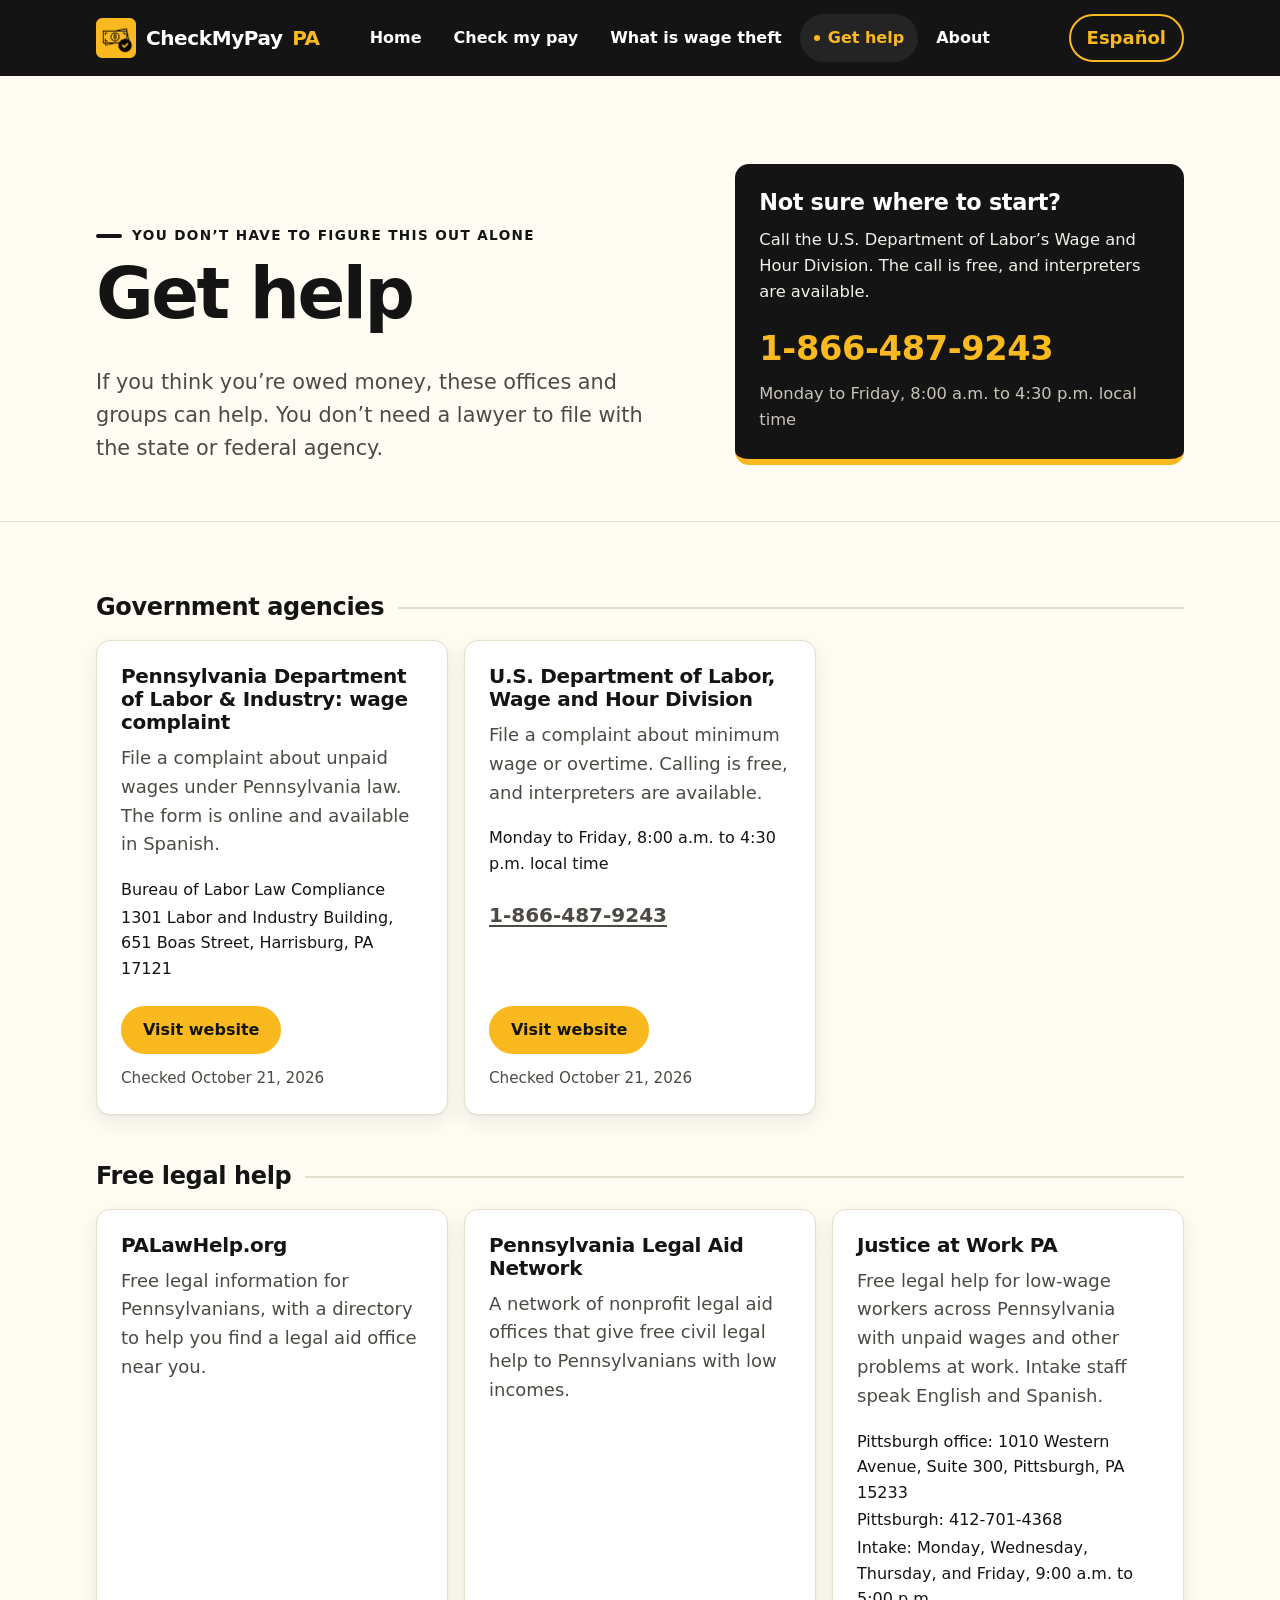
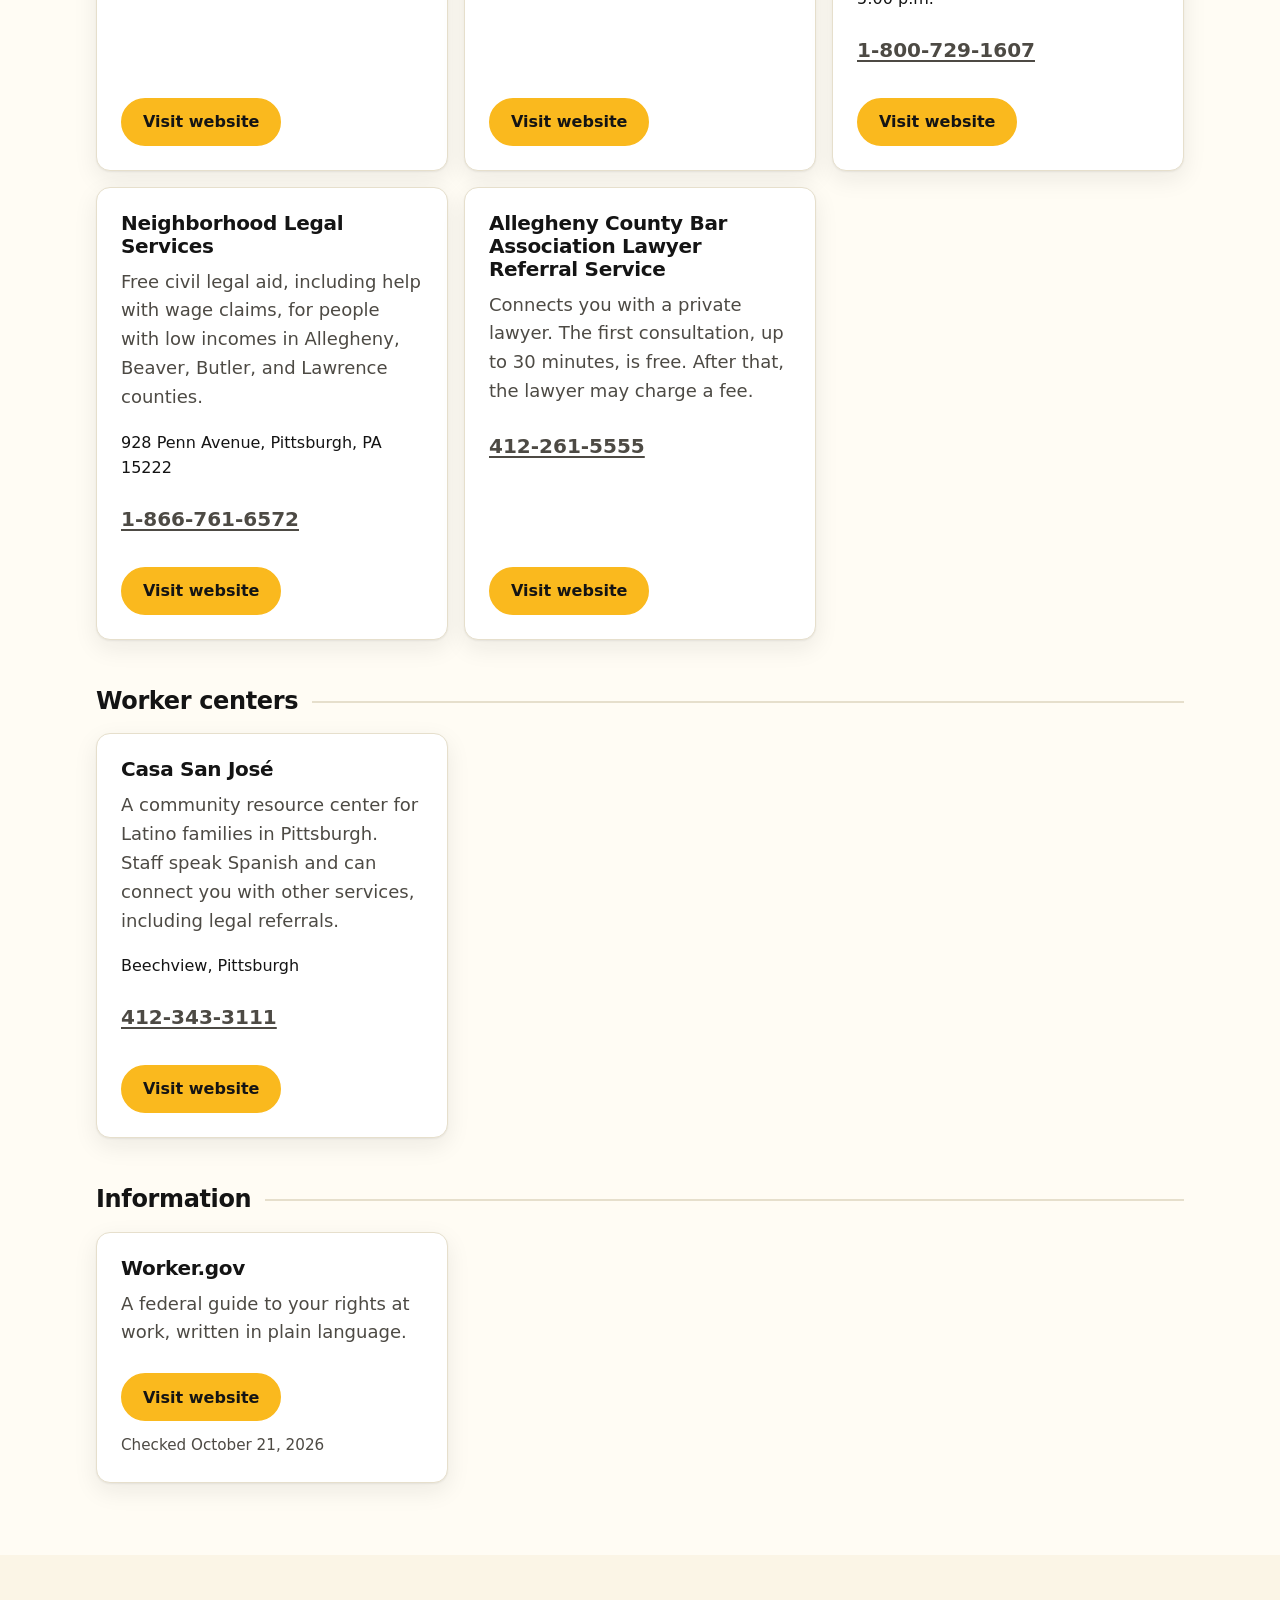
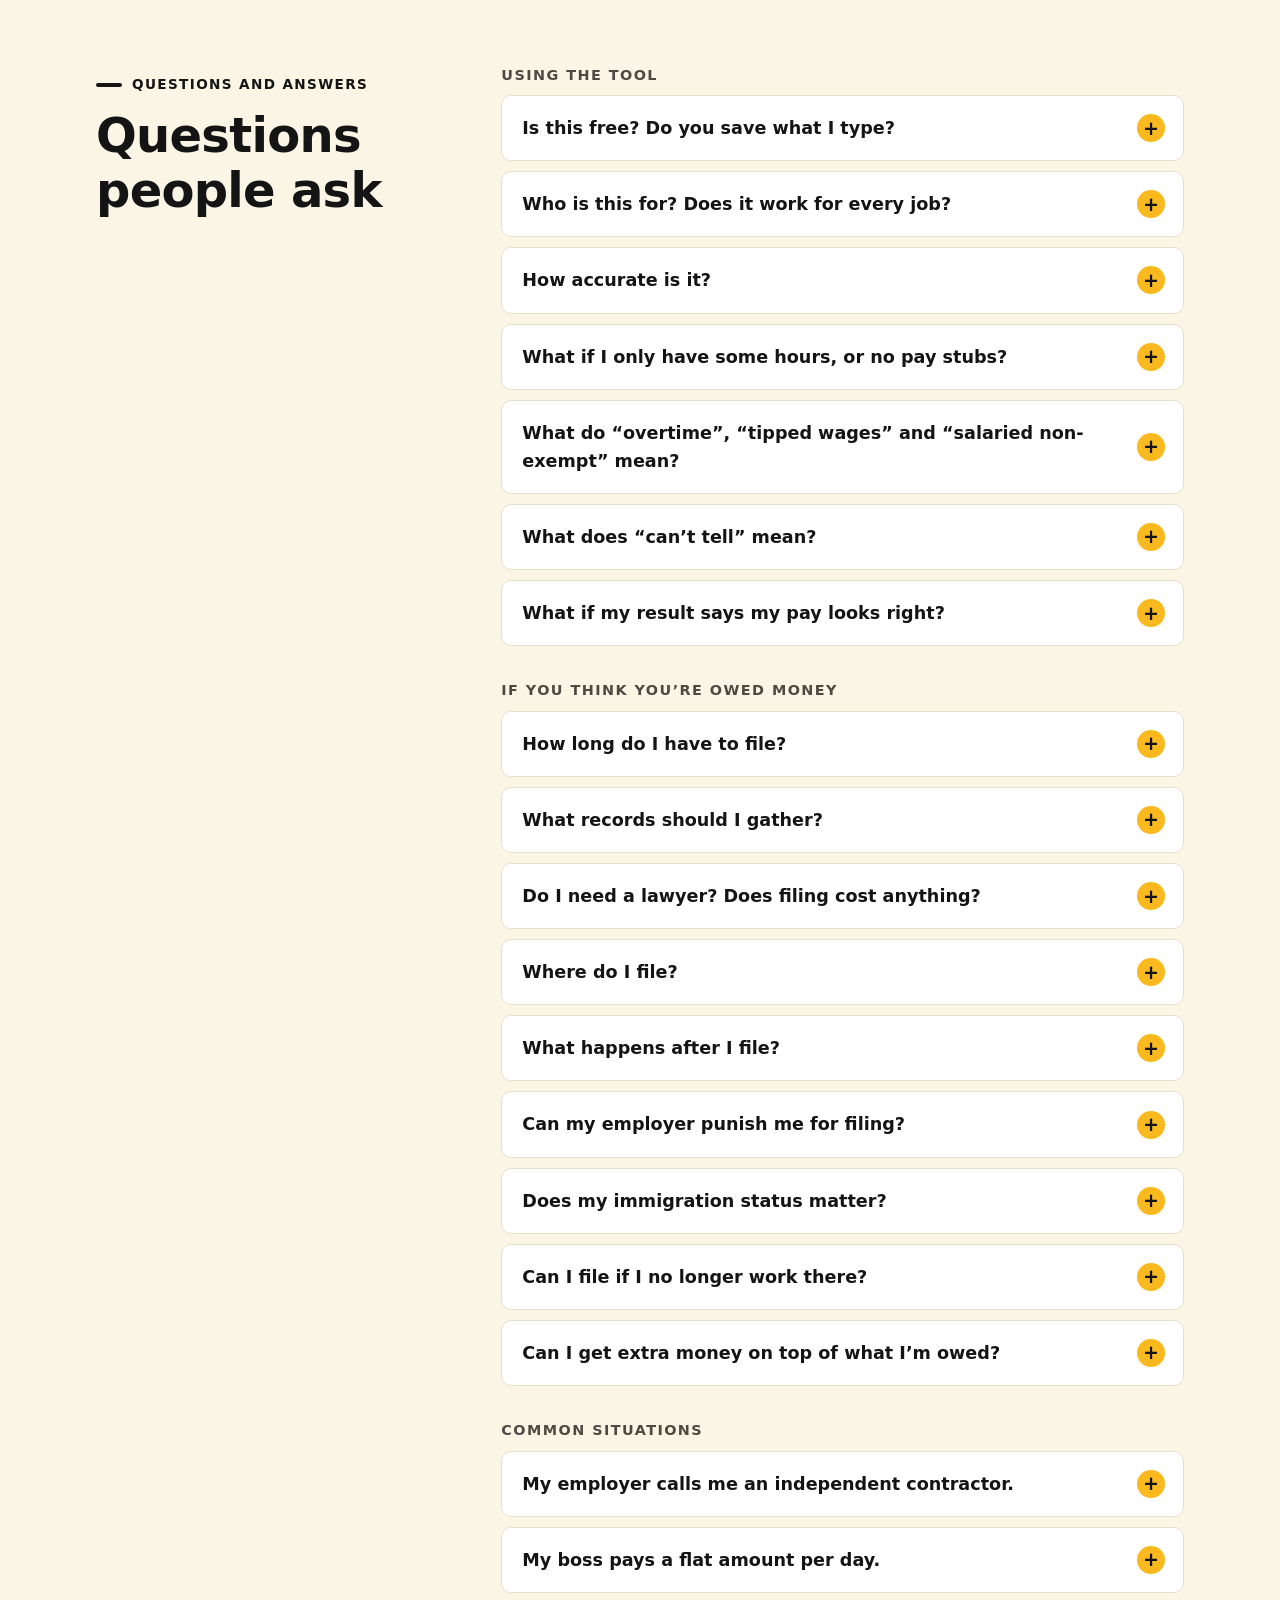
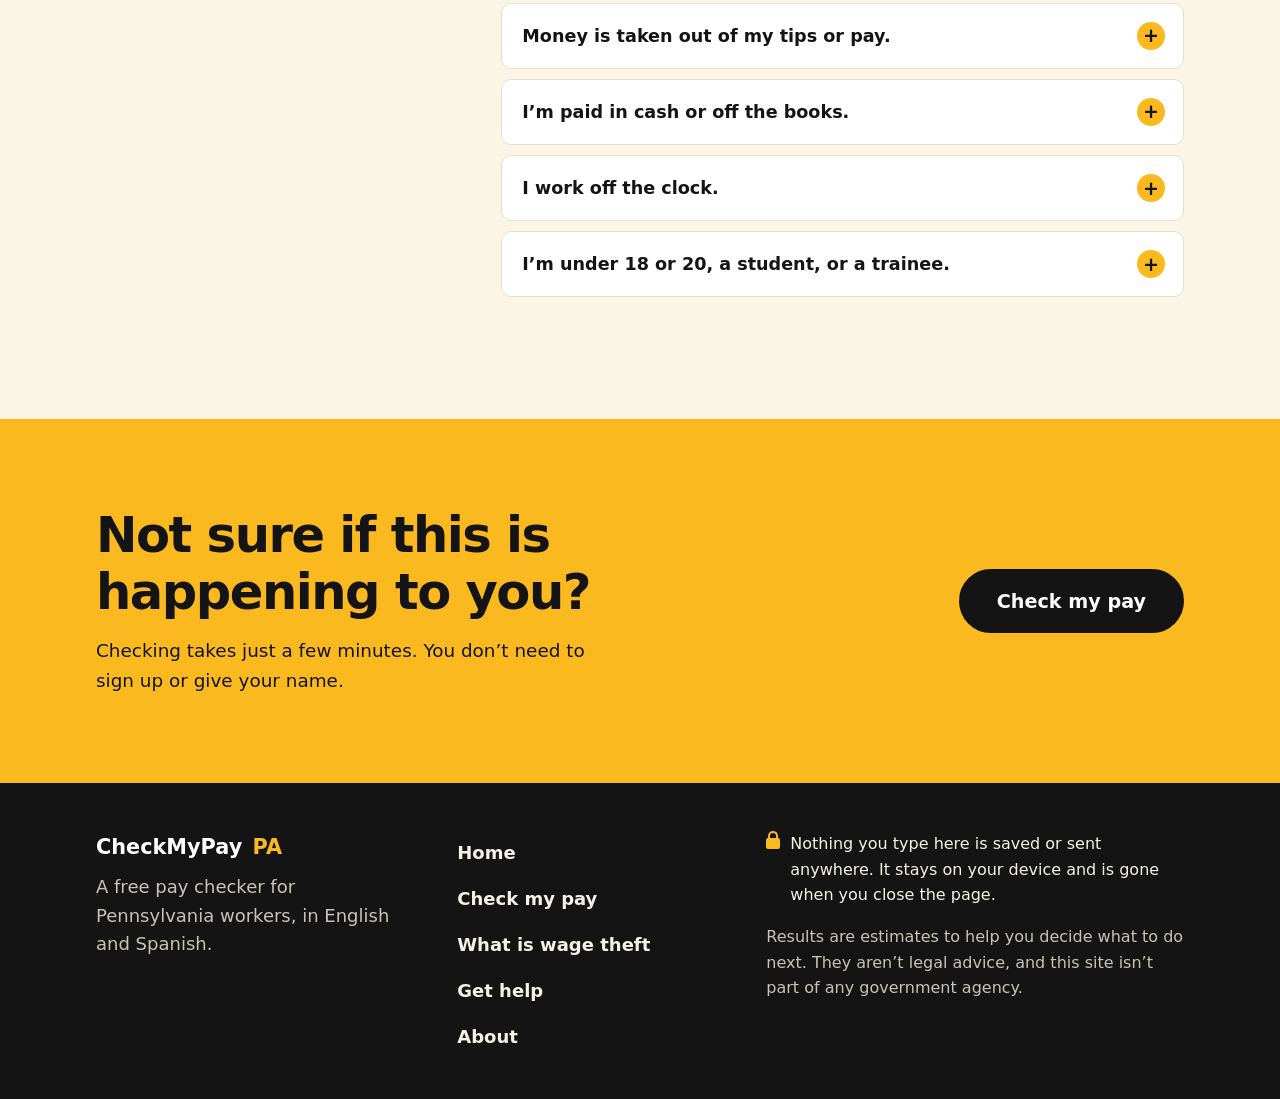
<file: help.html>
<!doctype html>
<html lang="en">
<head>
  <meta charset="utf-8">
  <meta name="viewport" content="width=device-width, initial-scale=1">
  <meta http-equiv="Content-Security-Policy" content="default-src 'self'; img-src 'self'; style-src 'self'; script-src 'self'; connect-src 'none'; form-action 'none'; base-uri 'none'; object-src 'none'">
  <meta name="referrer" content="no-referrer">
  <title>Get help | CheckMyPay PA</title>
  <meta name="description" content="Where Pennsylvania workers can file a wage complaint or find free legal help, plus answers to common questions.">
  <link rel="icon" href="favicon-32.png" sizes="32x32" type="image/png">
  <link rel="apple-touch-icon" href="apple-touch-icon.png">
  <link rel="stylesheet" href="css/styles.css">
</head>
<body data-page="help" data-title="title.help">
  <a class="skip-link" href="#main" data-i18n="skip"></a>
  <header class="site-header" id="site-header"></header>

  <main id="main" tabindex="-1">
    <section class="page-hero">
      <div class="container help-hero">
        <div>
          <p class="eyebrow" data-i18n="help.eyebrow"></p>
          <h1 class="page-title" data-i18n="help.h1"></h1>
          <p class="page-lead" data-i18n="help.lead"></p>
        </div>
        <!-- The helpline, always in view near the top -->
        <aside class="helpline" aria-labelledby="helpline-h">
          <h2 class="helpline-title" id="helpline-h" data-i18n="help.callout.title"></h2>
          <p data-i18n="help.callout.body"></p>
          <a class="helpline-number" id="helpline-number" href="#"></a>
          <p class="helpline-hours" data-i18n="help.callout.hours"></p>
        </aside>
      </div>
    </section>

    <!-- Resource groups, built from resources.js by help.js -->
    <section class="section section-tight">
      <div class="container" id="resource-groups"></div>
    </section>

    <!-- FAQ, built from i18n.js by help.js -->
    <section class="section section-cream" aria-labelledby="faq-h">
      <div class="container faq-layout">
        <div class="faq-intro">
          <p class="eyebrow" data-i18n="help.faq.eyebrow"></p>
          <h2 class="section-title" id="faq-h" data-i18n="help.faq.h2"></h2>
        </div>
        <div id="faq"></div>
      </div>
    </section>

    <section class="cta-band" data-block="cta"></section>
  </main>

  <footer class="site-footer" id="site-footer"></footer>
  <noscript><p class="noscript">CheckMyPay PA needs JavaScript turned on to work. / CheckMyPay PA necesita JavaScript para funcionar.</p></noscript>

  <script src="js/rules.js"></script>
  <script src="js/i18n.js"></script>
  <script src="js/resources.js"></script>
  <script src="js/layout.js"></script>
  <script src="js/help.js"></script>
</body>
</html>
</file>
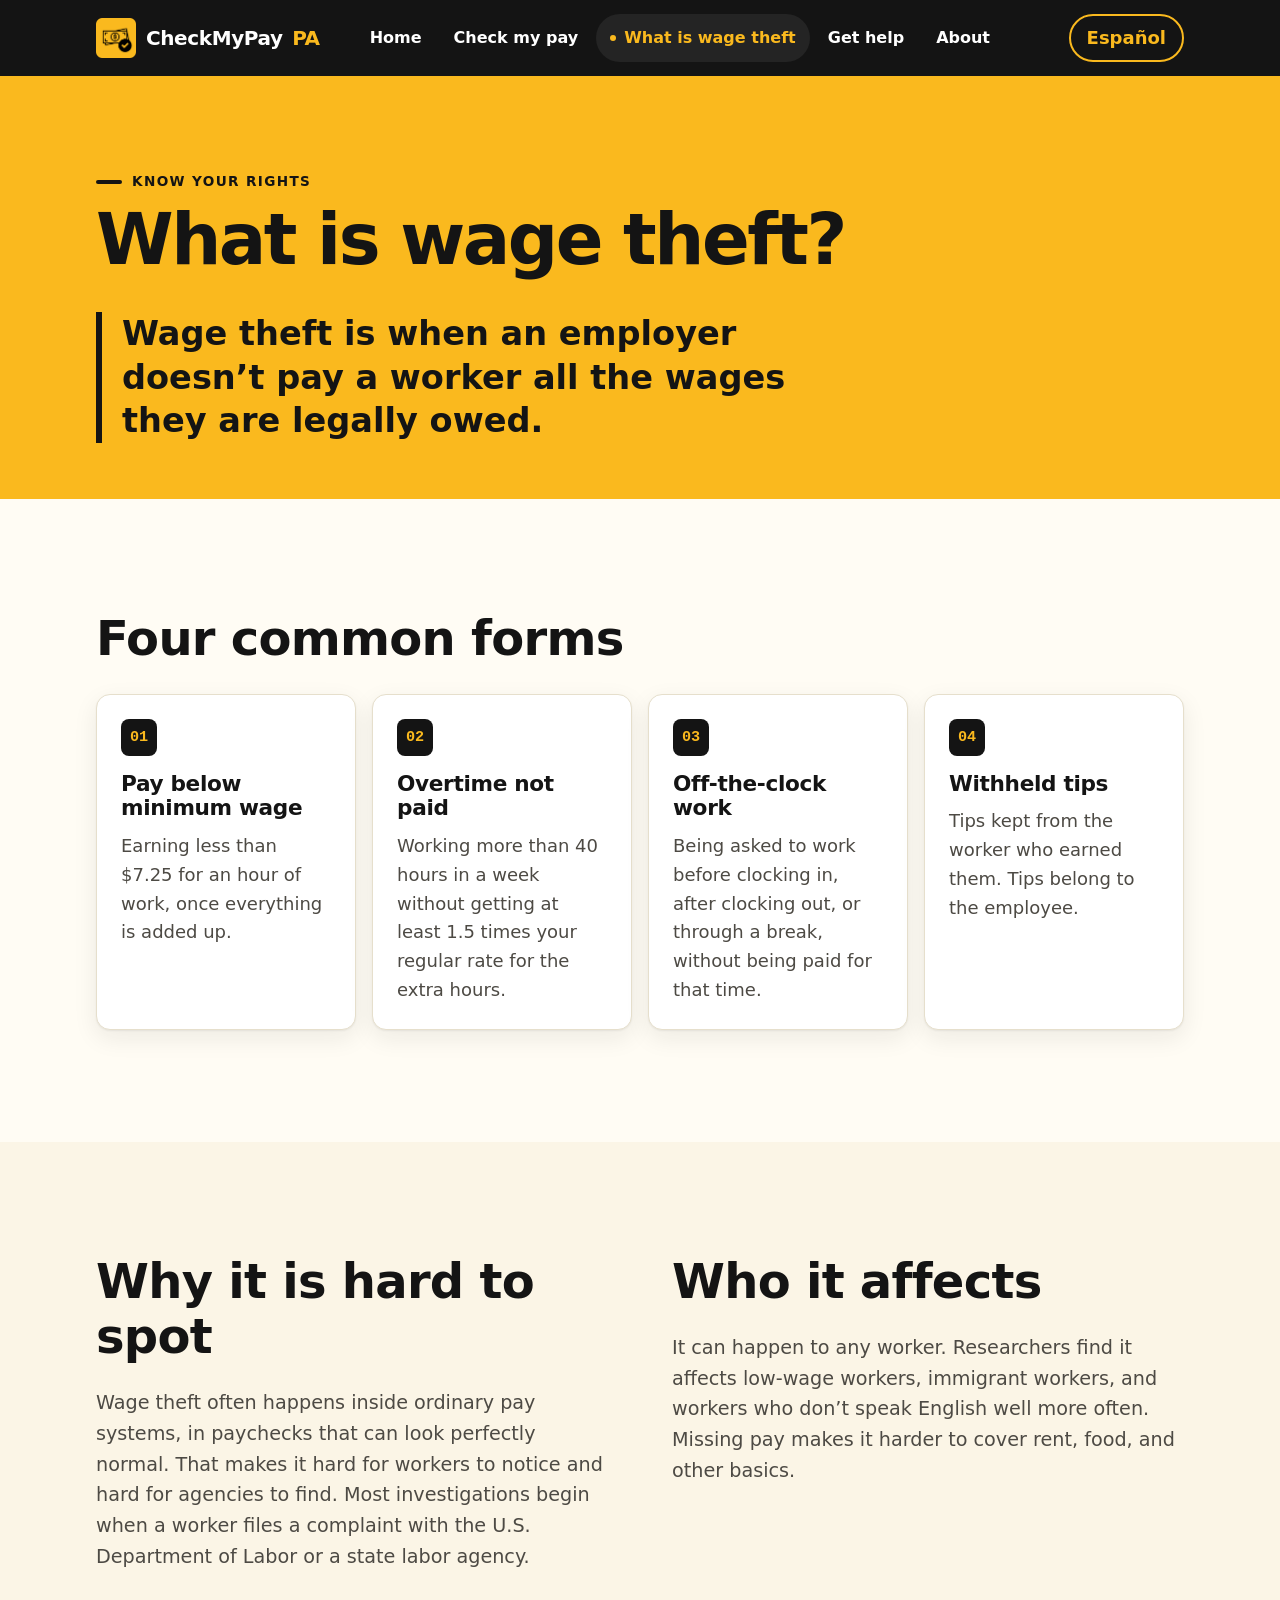
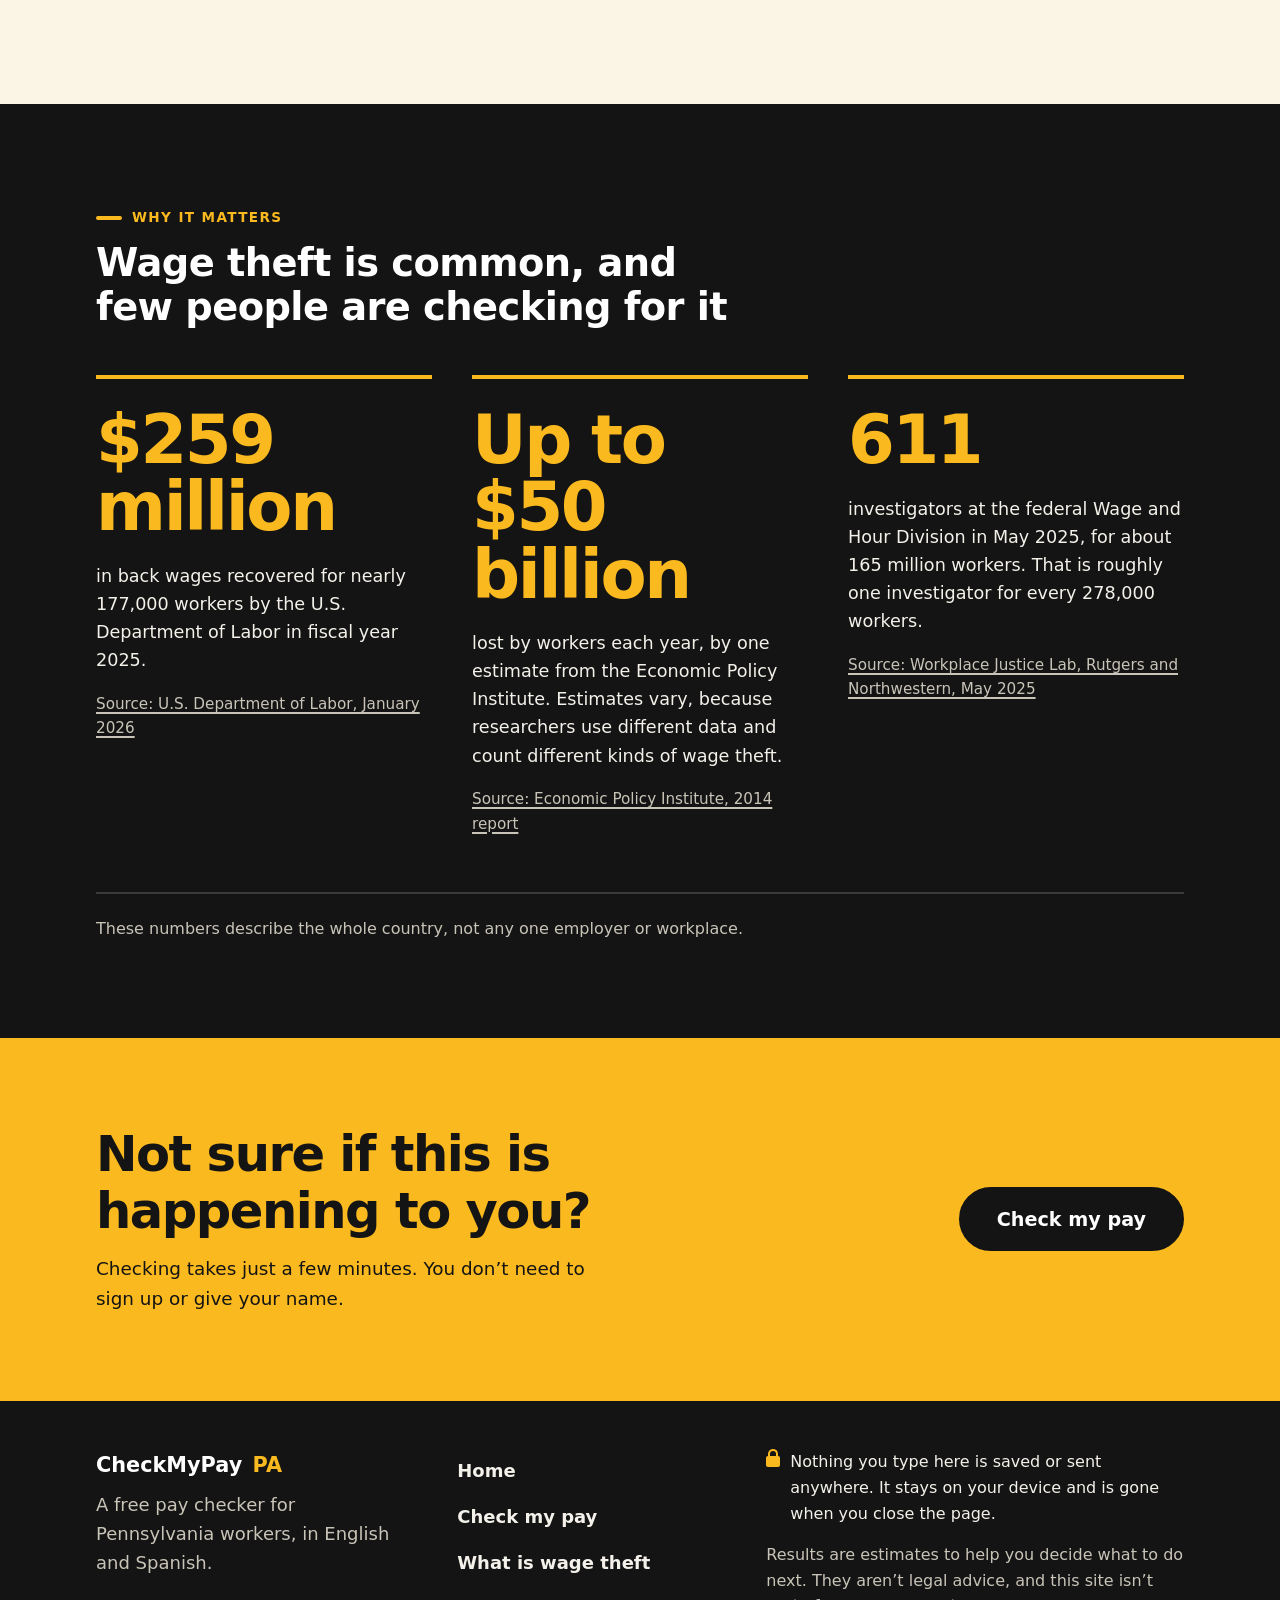
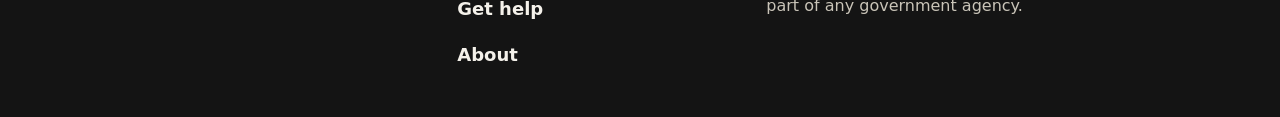
<file: wage-theft.html>
<!doctype html>
<html lang="en">
<head>
  <meta charset="utf-8">
  <meta name="viewport" content="width=device-width, initial-scale=1">
  <meta http-equiv="Content-Security-Policy" content="default-src 'self'; img-src 'self'; style-src 'self'; script-src 'self'; connect-src 'none'; form-action 'none'; base-uri 'none'; object-src 'none'">
  <meta name="referrer" content="no-referrer">
  <title>What is wage theft? | CheckMyPay PA</title>
  <meta name="description" content="What wage theft is, the forms it takes, and who it affects.">
  <link rel="icon" href="favicon-32.png" sizes="32x32" type="image/png">
  <link rel="apple-touch-icon" href="apple-touch-icon.png">
  <link rel="stylesheet" href="css/styles.css">
</head>
<body data-page="wageTheft" data-title="title.wageTheft">
  <a class="skip-link" href="#main" data-i18n="skip"></a>
  <header class="site-header" id="site-header"></header>

  <main id="main" tabindex="-1">
    <section class="page-hero page-hero-gold">
      <div class="container">
        <p class="eyebrow" data-i18n="wt.eyebrow"></p>
        <h1 class="page-title" data-i18n="wt.h1"></h1>
        <p class="definition" data-i18n="wt.def"></p>
      </div>
    </section>

    <section class="section">
      <div class="container">
        <h2 class="section-title" data-i18n="wt.forms.h2"></h2>
        <ul class="form-cards">
          <li class="form-card">
            <span class="forms-num" aria-hidden="true">01</span>
            <h3 data-i18n="form.1.title"></h3>
            <p data-i18n="form.1.body"></p>
          </li>
          <li class="form-card">
            <span class="forms-num" aria-hidden="true">02</span>
            <h3 data-i18n="form.2.title"></h3>
            <p data-i18n="form.2.body"></p>
          </li>
          <li class="form-card">
            <span class="forms-num" aria-hidden="true">03</span>
            <h3 data-i18n="form.3.title"></h3>
            <p data-i18n="form.3.body"></p>
          </li>
          <li class="form-card">
            <span class="forms-num" aria-hidden="true">04</span>
            <h3 data-i18n="form.4.title"></h3>
            <p data-i18n="form.4.body"></p>
          </li>
        </ul>
      </div>
    </section>

    <section class="section section-cream">
      <div class="container two-col">
        <div>
          <h2 class="section-title" data-i18n="wt.hard.h2"></h2>
          <p class="section-lead" data-i18n="wt.hard.body"></p>
        </div>
        <div>
          <h2 class="section-title" data-i18n="wt.who.h2"></h2>
          <p class="section-lead" data-i18n="wt.who.body"></p>
        </div>
      </div>
    </section>

    <section class="stats-band" data-block="stats" aria-labelledby="stats-h"></section>
    <section class="cta-band" data-block="cta"></section>
  </main>

  <footer class="site-footer" id="site-footer"></footer>
  <noscript><p class="noscript">CheckMyPay PA needs JavaScript turned on to work. / CheckMyPay PA necesita JavaScript para funcionar.</p></noscript>

  <script src="js/rules.js"></script>
  <script src="js/i18n.js"></script>
  <script src="js/resources.js"></script>
  <script src="js/layout.js"></script>
</body>
</html>
</file>
<file: css/styles.css>
/*
 * styles.css
 * One stylesheet for every page. System fonts only.
 * Written phone-first; wider screens get their own layouts further down.
 *
 * Contrast (checked at 4.5:1 or better for text):
 *   ink #141414 on gold #FAB91E ...... 10.6:1
 *   gold #FAB91E on ink #141414 ...... 10.6:1
 *   ink #141414 on paper #FFFCF4 ..... 18.4:1
 *   muted #4D4A44 on white ........... 8.9:1
 *   error #A8200D on white ........... 7.0:1
 * Gold is never used for text on white or on paper.
 */

/* ------------------------------------------------------------ Tokens */
:root {
  --ink: #141414;
  --ink-2: #242424;
  --ink-3: #3a3a3a;
  --gold: #FAB91E;
  --gold-deep: #E9A800;
  --gold-tint: #FFF1CC;
  --paper: #FFFCF4;
  --cream: #FBF5E6;
  --white: #FFFFFF;
  --muted: #4D4A44;
  --on-ink: #F4F1EA;
  --on-ink-muted: #C9C4B8;
  --line: #E6DFCC;
  --line-strong: #6E695E;   /* input borders, 5:1 on white */
  --error: #A8200D;
  --error-tint: #FDEDEA;

  --font: system-ui, -apple-system, "Segoe UI", Roboto, "Helvetica Neue", Arial, sans-serif;
  --radius: 14px;
  --radius-sm: 10px;
  --shadow: 0 1px 2px rgba(20, 20, 20, .06), 0 8px 24px rgba(20, 20, 20, .08);
  --gutter: clamp(20px, 5vw, 56px);
  --max: 1200px;
}

/* ------------------------------------------------------------- Base */
*, *::before, *::after { box-sizing: border-box; }
[hidden] { display: none !important; }

html { -webkit-text-size-adjust: 100%; scroll-padding-top: 16px; }

body {
  margin: 0;
  font-family: var(--font);
  font-size: 1.125rem;          /* 18px: big, readable type everywhere */
  line-height: 1.6;
  color: var(--ink);
  background: var(--paper);
  overflow-x: hidden;
}
/* iPhone Safari ignores overflow-x on body alone, so stop sideways scrolling here too */
html, body { overflow-x: clip; }
/* Long words (common in Spanish) wrap instead of pushing boxes wider than the screen */
h1, h2, h3, h4, p, li, label, legend, dt, dd, td, th, .btn { overflow-wrap: break-word; }
.btn { max-width: 100%; }

img { max-width: 100%; height: auto; }
h1, h2, h3, h4 { line-height: 1.15; margin: 0 0 .5em; letter-spacing: -0.015em; }
p { margin: 0 0 1em; }
ul, ol { margin: 0; padding: 0; }
a { color: inherit; text-decoration-thickness: 2px; text-underline-offset: 3px; }
a:hover { text-decoration-color: var(--gold-deep); }
button, input, select, textarea { font: inherit; color: inherit; }

/* Visible focus on every control. Dark ring with a gold halo works on any background. */
:focus-visible {
  outline: 3px solid var(--ink);
  outline-offset: 3px;
  box-shadow: 0 0 0 7px var(--gold);
  border-radius: 6px;
}
.site-header :focus-visible,
.section-ink :focus-visible,
.stats-band :focus-visible,
.site-footer :focus-visible,
.result-banner-ink :focus-visible {
  outline-color: var(--gold);
  box-shadow: none;
}
main:focus { outline: none; }
[tabindex="-1"]:focus { outline: none; box-shadow: none; }

.sr-only {
  position: absolute !important; width: 1px; height: 1px; padding: 0; margin: -1px;
  overflow: hidden; clip: rect(0 0 0 0); white-space: nowrap; border: 0;
}

.skip-link {
  position: absolute; left: 16px; top: -100px; z-index: 100;
  background: var(--gold); color: var(--ink); font-weight: 700;
  padding: 12px 18px; border-radius: var(--radius-sm); text-decoration: none;
}
.skip-link:focus { top: 12px; }

.container { width: 100%; max-width: var(--max); margin: 0 auto; padding-inline: var(--gutter); }
.narrow { max-width: 860px; }

.noscript { padding: 24px var(--gutter); background: var(--gold); margin: 0; font-weight: 700; }

/* A small padlock drawn with CSS, used next to privacy lines. */
.lock {
  display: inline-block; position: relative; width: 14px; height: 11px; margin-right: 10px;
  background: currentColor; border-radius: 2px; vertical-align: -1px; flex: none;
}
.lock::before {
  content: ""; position: absolute; left: 2px; top: -7px; width: 10px; height: 9px;
  border: 2px solid currentColor; border-bottom: 0; border-radius: 6px 6px 0 0; box-sizing: border-box;
}

/* ----------------------------------------------------------- Buttons */
.btn {
  display: inline-flex; align-items: center; justify-content: center; gap: .5em;
  min-height: 52px; padding: 12px 24px;
  border: 2px solid transparent; border-radius: 999px;
  font-weight: 750; font-size: 1.0625rem; line-height: 1.2; text-align: center;
  text-decoration: none; cursor: pointer;
  transition: transform .12s ease, background-color .12s ease, box-shadow .12s ease;
}
.btn:active { transform: translateY(1px); }
.btn-gold { background: var(--gold); color: var(--ink); border-color: var(--gold); }
.btn-gold:hover { background: var(--gold-deep); border-color: var(--gold-deep); }
.btn-dark { background: var(--ink); color: var(--white); border-color: var(--ink); }
.btn-dark:hover { background: var(--ink-3); }
.btn-ghost { background: transparent; color: var(--ink); border-color: var(--ink); }
.btn-ghost:hover { background: var(--gold-tint); }
.btn-lg { min-height: 56px; padding: 14px 28px; }
.btn-xl { min-height: 64px; padding: 16px 36px; font-size: 1.2rem; }
.btn-sm { min-height: 48px; padding: 10px 20px; font-size: 1rem; }

.link-btn {
  background: none; border: 0; padding: 10px 4px; min-height: 44px; cursor: pointer;
  font-weight: 650; text-decoration: underline; text-decoration-thickness: 2px; text-underline-offset: 3px;
}

.text-link {
  display: inline-flex; align-items: center; min-height: 44px;
  font-weight: 700; text-decoration: underline; text-decoration-color: var(--gold-deep);
  text-decoration-thickness: 3px; text-underline-offset: 5px;
}
.text-link::after { content: "→"; margin-left: .4em; text-decoration: none; display: inline-block; }
.text-link-dark { text-decoration-color: var(--ink); }

/* ------------------------------------------------------------- Header */
.site-header { background: var(--ink); color: var(--white); position: relative; z-index: 20; }
.header-inner {
  max-width: var(--max); margin: 0 auto; padding: 10px var(--gutter);
  display: flex; align-items: center; gap: 12px; min-height: 68px; flex-wrap: wrap;
}
.brand {
  display: inline-flex; align-items: center; gap: 10px;
  text-decoration: none; margin-right: auto; min-height: 48px;
}
.brand-logo { width: 40px; height: 40px; object-fit: contain; }
.brand-name { font-weight: 800; font-size: 1.25rem; letter-spacing: -0.02em; white-space: nowrap; }
/* "PA" in gold text after the name (header and footer are both dark) */
.brand-pa { color: var(--gold); margin-left: .15em; }

.lang-toggle, .menu-toggle {
  min-height: 48px; padding: 8px 16px; border-radius: 999px; cursor: pointer; font-weight: 700;
}
.lang-toggle { background: transparent; color: var(--gold); border: 2px solid var(--gold); }
.lang-toggle:hover { background: var(--gold); color: var(--ink); }
.menu-toggle {
  display: inline-flex; align-items: center; gap: 10px;
  background: var(--ink-2); color: var(--white); border: 2px solid var(--ink-3);
}
.menu-bars, .menu-bars::before, .menu-bars::after {
  display: block; width: 18px; height: 2px; background: currentColor; border-radius: 2px; position: relative;
}
.menu-bars::before, .menu-bars::after { content: ""; position: absolute; left: 0; }
.menu-bars::before { top: -6px; }
.menu-bars::after { top: 6px; }
.nav-open .menu-bars { background: transparent; }
.nav-open .menu-bars::before { top: 0; transform: rotate(45deg); }
.nav-open .menu-bars::after { top: 0; transform: rotate(-45deg); }

/* Phone: the nav drops down under the header bar */
.site-nav { display: none; order: 10; width: 100%; }
.nav-open .site-nav { display: block; }
.site-nav ul { list-style: none; padding: 6px 0 14px; border-top: 1px solid var(--ink-3); margin-top: 8px; }
.site-nav a {
  display: flex; align-items: center; min-height: 52px; padding: 0 4px;
  font-weight: 650; text-decoration: none; font-size: 1.125rem;
  border-bottom: 1px solid var(--ink-2);
}
.site-nav a[aria-current="page"] { color: var(--gold); }
.site-nav a[aria-current="page"]::before { content: ""; width: 8px; height: 8px; background: var(--gold); border-radius: 50%; margin-right: 12px; }

/* ------------------------------------------------------------- Footer */
.site-footer { background: var(--ink); color: var(--on-ink); }
.footer-inner {
  max-width: var(--max); margin: 0 auto; padding: 48px var(--gutter) 40px;
  display: grid; gap: 28px;
}
.footer-name { font-weight: 800; font-size: 1.3rem; margin-bottom: .4em; color: var(--white); }
.footer-brand p:last-child { color: var(--on-ink-muted); margin: 0; }
.footer-nav { list-style: none; display: grid; gap: 2px; }
.footer-nav a { display: inline-flex; min-height: 44px; align-items: center; text-decoration: none; font-weight: 600; }
.footer-nav a:hover { color: var(--gold); text-decoration: underline; }
.footer-notes { font-size: 1rem; color: var(--on-ink-muted); }
.footer-privacy { display: flex; align-items: baseline; color: var(--on-ink); }
.footer-privacy .lock { color: var(--gold); }

/* ------------------------------------------------- Shared type pieces */
.eyebrow {
  font-size: .85rem; font-weight: 800; letter-spacing: .1em; text-transform: uppercase;
  margin-bottom: .9em; display: inline-flex; align-items: center; gap: 10px;
}
.eyebrow::before { content: ""; width: 26px; height: 4px; background: var(--ink); border-radius: 2px; }
.eyebrow-gold { color: var(--gold); }
.eyebrow-gold::before { background: var(--gold); }

.section { padding-block: clamp(56px, 9vw, 112px); }
.section-tight { padding-block: clamp(40px, 6vw, 72px); }
.section-cream { background: var(--cream); }
.section-ink { background: var(--ink); color: var(--on-ink); }
.section-title { font-size: clamp(1.9rem, 4.2vw, 3rem); font-weight: 850; max-width: 20ch; }
.section-lead { font-size: 1.2rem; color: var(--muted); max-width: 60ch; }
.section-ink .section-title { color: var(--white); }

/* --------------------------------------------------------------- Hero */
.hero { background: var(--gold); color: var(--ink); overflow: hidden; }
.hero-grid { display: grid; gap: 40px; padding-block: 44px 56px; }
.hero-title {
  font-size: clamp(2.6rem, 9.5vw, 5.4rem); font-weight: 900;
  letter-spacing: -0.035em; line-height: 1.0; margin-bottom: .35em; max-width: 12ch;
}
.hero-lead { font-size: clamp(1.15rem, 2vw, 1.35rem); max-width: 34rem; margin-bottom: 1.6em; }
.hero-actions { display: flex; flex-direction: column; align-items: stretch; gap: 10px; }
.hero-actions .text-link { justify-content: center; }
.hero-reassure { display: flex; align-items: baseline; font-weight: 650; margin: 18px 0 0; font-size: 1rem; }

/* Example pay stub, all CSS */
.stub {
  margin: 0; background: var(--white); color: var(--ink);
  border-radius: 6px; box-shadow: 0 2px 0 rgba(0,0,0,.08), 0 24px 48px rgba(80, 52, 0, .22);
  padding: 26px 24px 22px; position: relative;
  /* the torn, perforated top edge */
  -webkit-mask: radial-gradient(circle 7px at 12px 0, transparent 98%, #000) -12px 0 / 24px 100% repeat-x;
          mask: radial-gradient(circle 7px at 12px 0, transparent 98%, #000) -12px 0 / 24px 100% repeat-x;
  max-width: 440px; width: 100%; justify-self: center;
}
.stub-top {
  display: flex; justify-content: space-between; align-items: center; gap: 12px;
  border-bottom: 2px dashed var(--line); padding-bottom: 14px; margin-bottom: 8px;
}
.stub-label { margin: 0; font-weight: 800; font-size: .85rem; letter-spacing: .1em; text-transform: uppercase; }
.stub-rows { margin: 0; }
.stub-row {
  display: flex; justify-content: space-between; align-items: baseline;
  padding: 10px 0; border-bottom: 1px solid var(--line);
}
.stub-row dt { color: var(--muted); font-size: 1rem; }
.stub-row dd {
  margin: 0; font-weight: 750; font-size: 1.25rem;
  font-family: ui-monospace, "SF Mono", Menlo, Consolas, monospace; font-variant-numeric: tabular-nums;
}
.stub-should dd { text-decoration: underline; text-decoration-color: var(--gold); text-decoration-thickness: 4px; text-underline-offset: 6px; }
.stub-short {
  margin-top: 16px; background: var(--ink); color: var(--gold);
  border-radius: var(--radius-sm); padding: 14px 18px;
  display: flex; justify-content: space-between; align-items: center;
  font-weight: 800; text-transform: uppercase; letter-spacing: .08em; font-size: .95rem;
}
.stub-short strong {
  font-size: 2rem; letter-spacing: -0.02em;
  font-family: ui-monospace, "SF Mono", Menlo, Consolas, monospace;
}
.stub-note { margin: 14px 0 0; font-size: .98rem; color: var(--muted); }

/* --------------------------------------------------------- Stat band */
.stats-band { background: var(--ink); color: var(--on-ink); padding-block: clamp(56px, 8vw, 96px); }
.stats-heading { font-size: clamp(1.6rem, 3.4vw, 2.4rem); font-weight: 850; color: var(--white); max-width: 24ch; margin-bottom: 1.2em; }
.stats-list { list-style: none; display: grid; gap: 0; }
.stat { padding: 28px 0; border-top: 2px solid var(--ink-3); }
.stat-number {
  color: var(--gold); font-weight: 900; letter-spacing: -0.035em; line-height: 1;
  font-size: clamp(2.8rem, 9vw, 4.2rem); margin-bottom: .3em;
}
.stat-text { font-size: 1.1rem; color: var(--on-ink); max-width: 40ch; }
.stat-source { font-size: .95rem; margin: 0; }
.stat-source a { color: var(--on-ink-muted); }
.stat-source a:hover { color: var(--gold); }
.stats-note {
  margin: 28px 0 0; padding-top: 22px; border-top: 2px solid var(--ink-3);
  color: var(--on-ink-muted); font-size: 1rem;
}

/* --------------------------------------------------------- CTA band */
.cta-band { background: var(--gold); padding-block: clamp(48px, 7vw, 88px); }
.cta-inner { display: grid; gap: 24px; align-items: center; }
.cta-title { font-size: clamp(1.9rem, 4.4vw, 3.1rem); font-weight: 900; letter-spacing: -0.03em; margin-bottom: .3em; max-width: 18ch; }
.cta-body { font-size: 1.15rem; margin: 0; max-width: 42ch; }

/* ------------------------------------------------------- Home pieces */
.split { display: grid; gap: 36px; align-items: start; }
.forms-list { list-style: none; display: grid; gap: 12px; }
.forms-list li {
  display: flex; align-items: center; gap: 16px;
  background: var(--white); border: 1px solid var(--line); border-radius: var(--radius);
  padding: 18px 20px; font-weight: 750; font-size: 1.15rem; box-shadow: var(--shadow);
}
.forms-num {
  font-family: ui-monospace, "SF Mono", Menlo, Consolas, monospace; font-weight: 800; font-size: .95rem;
  background: var(--ink); color: var(--gold); border-radius: 8px; padding: 6px 9px; flex: none;
}

.steps-row { list-style: none; display: grid; gap: 16px; margin-top: 28px; counter-reset: none; }
.step-card {
  background: var(--white); border-radius: var(--radius); padding: 26px 24px;
  border: 1px solid var(--line); position: relative;
}
.step-num {
  display: inline-grid; place-items: center; width: 52px; height: 52px; border-radius: 50%;
  background: var(--gold); color: var(--ink); font-weight: 900; font-size: 1.5rem; margin-bottom: 16px;
  border: 3px solid var(--ink);
}
.step-card h3 { font-size: 1.35rem; font-weight: 800; }
.step-card p { color: var(--muted); margin: 0; }

.check-cards { list-style: none; display: grid; gap: 16px; margin-top: 28px; }
.check-card {
  background: var(--white); border-radius: var(--radius); padding: 26px 24px 24px;
  border: 1px solid var(--line); border-top: 6px solid var(--gold); box-shadow: var(--shadow);
}
.check-badge {
  display: inline-block; font-weight: 900; font-size: 1.6rem; letter-spacing: -0.02em;
  background: var(--ink); color: var(--gold); border-radius: 10px; padding: 4px 14px; margin-bottom: 16px;
}
.check-card h3 { font-size: 1.35rem; font-weight: 800; }
.check-card p { margin: 0; color: var(--muted); }

.diff-grid { list-style: none; display: grid; gap: 0; margin-top: 24px; }
.diff-grid li { padding: 26px 0; border-top: 2px solid var(--ink-3); }
.diff-grid h3 { color: var(--gold); font-size: 1.35rem; font-weight: 800; }
.diff-grid p { color: var(--on-ink); margin: 0; max-width: 46ch; }

.note-panel {
  background: var(--white); border: 2px solid var(--ink); border-radius: var(--radius);
  padding: clamp(24px, 4vw, 40px); box-shadow: 8px 8px 0 var(--gold);
}
.note-panel-body { font-size: 1.15rem; }

/* ---------------------------------------------------- Inner pages */
.page-hero { padding-block: clamp(44px, 7vw, 88px) clamp(32px, 5vw, 56px); border-bottom: 1px solid var(--line); }
.page-hero-gold { background: var(--gold); border-bottom: 0; }
.page-title { font-size: clamp(2.4rem, 7vw, 4.4rem); font-weight: 900; letter-spacing: -0.035em; line-height: 1.02; }
.page-lead { font-size: clamp(1.15rem, 2vw, 1.3rem); color: var(--muted); max-width: 46rem; margin: 0; }
.definition {
  font-size: clamp(1.4rem, 3.2vw, 2.1rem); font-weight: 700; line-height: 1.3; max-width: 32ch;
  margin: .3em 0 0; padding-left: 20px; border-left: 6px solid var(--ink);
}

.form-cards { list-style: none; display: grid; gap: 16px; margin-top: 28px; }
.form-card {
  background: var(--white); border: 1px solid var(--line); border-radius: var(--radius);
  padding: 24px; box-shadow: var(--shadow);
}
.form-card .forms-num { display: inline-block; margin-bottom: 16px; }
.form-card h3 { font-size: 1.35rem; font-weight: 800; }
.form-card p { margin: 0; color: var(--muted); }
.two-col { display: grid; gap: 40px; }

/* About */
.about-layout { display: grid; gap: 32px; padding-block: 48px 80px; }
.toc { display: none; }
.prose { max-width: 46rem; }
.prose section { padding-bottom: 40px; margin-bottom: 40px; border-bottom: 1px solid var(--line); }
.prose section:last-child { border-bottom: 0; margin-bottom: 0; }
.prose h2 { font-size: clamp(1.6rem, 3vw, 2.1rem); font-weight: 850; }
.law-list, .plain-list, .source-list { list-style: none; display: grid; gap: 12px; }
.law-list li, .plain-list li { position: relative; padding-left: 28px; }
.law-list li::before, .plain-list li::before {
  content: ""; position: absolute; left: 0; top: .55em; width: 12px; height: 12px;
  background: var(--gold); border: 2px solid var(--ink); border-radius: 3px;
}
.checked-date {
  margin-top: 20px; display: inline-block; background: var(--gold-tint); border-radius: 8px;
  padding: 8px 14px; font-weight: 650; font-size: 1rem;
}
.source-list a { display: inline-block; padding: 6px 0; font-weight: 600; }

/* Get help */
.help-hero { display: grid; gap: 28px; align-items: end; }
.helpline {
  background: var(--ink); color: var(--on-ink); border-radius: var(--radius); padding: 26px 24px;
  border-bottom: 6px solid var(--gold);
}
.helpline-title { color: var(--white); font-size: 1.4rem; font-weight: 800; }
.helpline p { font-size: 1.02rem; }
.helpline-number {
  display: inline-flex; align-items: center; min-height: 52px;
  color: var(--gold); font-size: clamp(1.7rem, 5vw, 2.1rem); font-weight: 900; letter-spacing: -0.01em;
  text-decoration: none; margin-bottom: 6px;
}
.helpline-number:hover { text-decoration: underline; }
.helpline-hours { color: var(--on-ink-muted); margin: 0; }

.resource-group + .resource-group { margin-top: 48px; }
.group-title {
  font-size: 1.5rem; font-weight: 850; display: flex; align-items: center; gap: 14px;
}
.group-title::after { content: ""; flex: 1; height: 2px; background: var(--line); }
.resource-grid { list-style: none; display: grid; gap: 16px; margin-top: 18px; }
.resource-card {
  background: var(--white); border: 1px solid var(--line); border-radius: var(--radius);
  padding: 24px; display: flex; flex-direction: column; box-shadow: var(--shadow);
}
.resource-card h3 { font-size: 1.25rem; font-weight: 800; }
.resource-card > p { color: var(--muted); }
.resource-details { list-style: none; font-size: 1rem; margin-bottom: 1em; display: grid; gap: 2px; }
.resource-phone a { font-weight: 800; font-size: 1.25rem; display: inline-flex; min-height: 44px; align-items: center; }
.resource-foot { margin-top: auto; display: flex; flex-wrap: wrap; align-items: center; gap: 12px 18px; padding-top: 8px; }
.resource-checked { margin: 0; font-size: .95rem; color: var(--muted); }

.faq-layout { display: grid; gap: 28px; }
.faq-group + .faq-group { margin-top: 36px; }
.faq-group-title {
  font-size: .9rem; font-weight: 800; letter-spacing: .1em; text-transform: uppercase;
  color: var(--muted); margin-bottom: 12px;
}
.faq-item {
  background: var(--white); border: 1px solid var(--line); border-radius: var(--radius-sm);
  margin-bottom: 10px;
}
.faq-item summary {
  list-style: none; cursor: pointer; padding: 18px 56px 18px 20px; min-height: 60px;
  font-weight: 750; font-size: 1.1rem; position: relative; border-radius: var(--radius-sm);
}
.faq-item summary::-webkit-details-marker { display: none; }
.faq-item summary::after {
  content: "+"; position: absolute; right: 18px; top: 50%; transform: translateY(-50%);
  width: 28px; height: 28px; display: grid; place-items: center; border-radius: 50%;
  background: var(--gold); color: var(--ink); font-weight: 900; font-size: 1.2rem; line-height: 1;
}
.faq-item[open] summary::after { content: "−"; }
.faq-item[open] summary { border-bottom: 1px solid var(--line); border-radius: var(--radius-sm) var(--radius-sm) 0 0; }
.faq-answer { padding: 16px 20px 6px; }
.faq-link { font-size: 1rem; overflow-wrap: anywhere; }
.faq-link a { font-weight: 650; }

/* ------------------------------------------------------- Calculator */
.calc-hero { background: var(--gold); padding-block: 32px 28px; }
.calc-hero .page-title { font-size: clamp(2.2rem, 6vw, 3.4rem); margin-bottom: .2em; }
.calc-hero .page-lead { color: var(--ink); }
.calc-private { display: flex; align-items: baseline; margin: 14px 0 0; font-weight: 700; font-size: 1rem; }

.calc-layout { display: grid; grid-template-columns: minmax(0, 1fr); gap: 20px; padding-block: 24px 80px; }
.calc-main { min-width: 0; }

/* Phone stepper: a compact bar */
.stepper { background: var(--white); border: 1px solid var(--line); border-radius: var(--radius); padding: 14px 16px; }
.stepper-count { margin: 0 0 8px; font-weight: 800; font-size: .9rem; letter-spacing: .06em; text-transform: uppercase; }
.stepper ol { list-style: none; display: grid; grid-template-columns: repeat(3, 1fr); gap: 8px; }
.stepper li {
  display: flex; flex-direction: column; gap: 6px; font-size: .85rem; font-weight: 650; color: var(--muted);
}
.stepper li::before { content: ""; height: 6px; border-radius: 3px; background: var(--line); order: -1; }
.stepper li.is-current, .stepper li.is-done { color: var(--ink); }
.stepper li.is-current::before { background: var(--ink); }
.stepper li.is-done::before { background: var(--gold-deep); }
.stepper-num { display: none; }

.calc-card {
  background: var(--white); border: 1px solid var(--line); border-radius: var(--radius);
  padding: 24px 18px 28px; box-shadow: var(--shadow);
}
.step-title { font-size: clamp(1.6rem, 4vw, 2.1rem); font-weight: 850; margin-bottom: 20px; }
.sub-title { font-size: 1.35rem; font-weight: 800; margin: 32px 0 12px; }

.field-set { border: 0; padding: 0; margin: 0 0 28px; min-width: 0; }
.field-set legend { font-weight: 800; font-size: 1.2rem; margin-bottom: 12px; padding: 0; }

/* Answer tiles: real radio buttons, styled as big tappable cards */
.tiles { display: grid; gap: 10px; grid-template-columns: repeat(2, minmax(0, 1fr)); }
.tile { position: relative; }
.tile-input { position: absolute; opacity: 0; width: 1px; height: 1px; }
.tile label {
  display: flex; flex-direction: column; justify-content: center; gap: 2px;
  min-height: 60px; height: 100%; padding: 12px 44px 12px 16px;
  border: 2px solid var(--line-strong); border-radius: var(--radius-sm); background: var(--white);
  font-weight: 700; cursor: pointer; position: relative; line-height: 1.3;
  transition: background-color .1s ease, border-color .1s ease;
}
.tile label:hover { background: var(--gold-tint); }
.tile-rich label strong { font-size: 1.1rem; }
.tile-rich label span { font-weight: 500; font-size: .95rem; color: var(--muted); }
/* the circle on the right; filled with a check mark when chosen (not color alone) */
.tile label::after {
  content: ""; position: absolute; right: 14px; top: 50%; transform: translateY(-50%);
  width: 22px; height: 22px; border-radius: 50%; border: 2px solid var(--line-strong); background: var(--white);
}
.tile-input:checked + label { border-color: var(--ink); background: var(--gold-tint); box-shadow: inset 0 0 0 1px var(--ink); }
.tile-input:checked + label::after {
  content: "✓"; display: grid; place-items: center; border-color: var(--ink); background: var(--ink);
  color: var(--gold); font-size: .8rem; font-weight: 900;
}
.tile-input:focus-visible + label { outline: 3px solid var(--ink); outline-offset: 3px; box-shadow: 0 0 0 7px var(--gold); }

/* Inputs */
.field { margin-bottom: 18px; min-width: 0; }
.field label { display: block; font-weight: 750; margin-bottom: 6px; }
.field-hint { color: var(--muted); font-size: 1rem; margin: -2px 0 8px; }
.field input[type="text"], .field input[type="date"], .field input[type="time"], .field select, .field textarea {
  width: 100%; min-height: 56px; padding: 12px 14px;
  border: 2px solid var(--line-strong); border-radius: var(--radius-sm); background: var(--white);
  font-size: 1.15rem; font-variant-numeric: tabular-nums;
  -webkit-appearance: none; appearance: none;
  display: block; min-width: 0; max-width: 100%;
}
/* iPhone gives date and time boxes a built-in minimum width and centers the
   text, which pushes them out of their column. Let them shrink and line up. */
.field input[type="date"], .field input[type="time"] { min-inline-size: 0; line-height: 1.4; }
.field input::-webkit-date-and-time-value { text-align: left; min-height: 1.4em; margin: 0; }
.field input::-webkit-datetime-edit { padding: 0; }
.field select {
  background-image: linear-gradient(45deg, transparent 50%, var(--ink) 50%), linear-gradient(135deg, var(--ink) 50%, transparent 50%);
  background-position: calc(100% - 22px) 50%, calc(100% - 16px) 50%;
  background-size: 6px 6px; background-repeat: no-repeat; padding-right: 44px;
}
.field textarea { min-height: 120px; resize: vertical; }
.money-input { position: relative; }
.money-input span {
  position: absolute; left: 16px; top: 50%; transform: translateY(-50%);
  font-weight: 750; color: var(--muted); pointer-events: none; font-size: 1.15rem;
}
.money-input input { padding-left: 34px !important; }
.field-inline { max-width: 420px; }

/* Errors: red text with a "!" mark and a thicker red border (never color alone) */
.field-error { margin: 6px 0 0; color: var(--error); font-weight: 700; font-size: 1rem; }
.field-error:empty { display: none; }
.field-error::before {
  content: "!"; display: inline-grid; place-items: center; width: 20px; height: 20px; margin-right: 8px;
  border-radius: 50%; background: var(--error); color: var(--white); font-size: .8rem; font-weight: 900; vertical-align: 1px;
}
.has-error input, .has-error select, .has-error textarea, input[aria-invalid="true"] {
  border-color: var(--error) !important; border-width: 3px !important; background: var(--error-tint) !important;
}
fieldset.has-error .tile label { border-color: var(--error); }
.error-summary {
  background: var(--error-tint); border: 2px solid var(--error); color: var(--error);
  border-radius: var(--radius-sm); padding: 14px 16px; font-weight: 750; margin-bottom: 20px;
}

/* Gentle notes: not errors */
.field-warning, .info-note {
  background: var(--gold-tint); border-left: 5px solid var(--gold-deep);
  border-radius: 6px; padding: 10px 14px; font-size: 1rem; margin: 4px 0 0; font-weight: 600;
}
.info-note { font-weight: 500; margin-bottom: 20px; }

.step-actions {
  display: flex; flex-direction: column-reverse; gap: 10px;
  margin-top: 28px; padding-top: 22px; border-top: 1px solid var(--line);
}
.step-actions .btn { width: 100%; }

/* Week and shift cards */
.entry-card {
  border: 2px solid var(--line); border-radius: var(--radius); padding: 16px 16px 6px;
  margin-bottom: 14px; background: var(--paper);
}
.entry-card.has-error { border-color: var(--error); }
.entry-head { display: flex; align-items: center; justify-content: space-between; gap: 12px; margin-bottom: 8px; }
.entry-title { font-size: 1.15rem; font-weight: 800; margin: 0; }
.entry-grid { display: grid; gap: 0 14px; }
.shift-grid { display: grid; grid-template-columns: repeat(2, minmax(0, 1fr)); gap: 0 12px; }
.shift-grid .field-date, .shift-grid .field-breakMinutes { grid-column: 1 / -1; }
.shift-live {
  font-weight: 800; margin: -4px 0 10px; font-variant-numeric: tabular-nums;
  display: inline-block; background: var(--ink); color: var(--gold); padding: 6px 12px; border-radius: 8px;
}
.shift-card .field-warning { margin-bottom: 10px; }
.field-error-block { margin-bottom: 10px; }
.btn-add { width: 100%; border-style: dashed; margin-top: 4px; }
.shift-weeks { margin-top: 28px; padding-top: 8px; border-top: 1px solid var(--line); }
.week-pay .entry-head { flex-wrap: wrap; }
.week-hours { margin: 0; font-weight: 700; background: var(--gold-tint); padding: 4px 10px; border-radius: 6px; font-size: 1rem; }

/* Results */
.result-card { background: var(--white); border-radius: var(--radius); overflow: hidden; box-shadow: var(--shadow); border: 1px solid var(--line); }
.result-banner { padding: 28px 20px; }
.result-banner-gold { background: var(--gold); }
.result-banner-calm { background: var(--cream); border-bottom: 1px solid var(--line); }
.result-banner-ink { background: var(--ink); color: var(--on-ink); }
.result-banner-ink .result-title { color: var(--white); }
.result-eyebrow {
  display: flex; align-items: center; gap: 10px; font-weight: 800; text-transform: uppercase;
  letter-spacing: .08em; font-size: .9rem; margin-bottom: 12px;
}
.result-icon {
  display: inline-grid; place-items: center; width: 30px; height: 30px; border-radius: 50%;
  background: var(--ink); color: var(--gold); font-weight: 900; letter-spacing: 0;
}
.result-banner-ink .result-icon { background: var(--gold); color: var(--ink); }
.result-icon-ok { background: var(--ink); color: var(--gold); }
.result-title { font-size: clamp(1.7rem, 5vw, 2.6rem); font-weight: 900; margin-bottom: .2em; }
.result-amount {
  font-size: clamp(3.4rem, 15vw, 6.5rem); font-weight: 900; letter-spacing: -0.04em; line-height: 1;
  margin: 0 0 .25em; font-variant-numeric: tabular-nums;
}
.result-sub { font-size: 1.15rem; max-width: 46ch; margin: 0; }
.result-body { padding: 8px 20px 28px; }
.result-notes { list-style: none; display: grid; gap: 8px; margin-top: 20px; }
.result-notes li { background: var(--gold-tint); border-left: 5px solid var(--gold-deep); border-radius: 6px; padding: 10px 14px; font-weight: 600; }

.table-wrap { width: 100%; }
.week-table { width: 100%; border-collapse: collapse; font-variant-numeric: tabular-nums; }
.week-table thead { display: none; }
.week-table tbody tr {
  display: grid; grid-template-columns: repeat(2, minmax(0, 1fr)); gap: 4px 16px;
  border: 1px solid var(--line); border-radius: var(--radius-sm); padding: 14px; margin-bottom: 10px; background: var(--paper);
}
.week-table tbody th { grid-column: 1 / -1; text-align: left; font-size: 1.1rem; padding-bottom: 4px; }
.week-table tbody td { display: flex; flex-direction: column; }
.week-table tbody td::before { content: attr(data-label); font-size: .85rem; color: var(--muted); font-weight: 650; }
.week-table td { font-weight: 750; }
.week-table .is-short { color: var(--ink); }
.week-table .is-short::after { content: ""; display: block; height: 4px; width: 2.5em; background: var(--gold); border-radius: 2px; margin-top: 2px; }
.week-table tfoot tr {
  display: flex; justify-content: space-between; align-items: center;
  background: var(--ink); color: var(--white); border-radius: var(--radius-sm); padding: 14px 16px;
}
.week-table tfoot th { text-align: left; }
.week-table tfoot td { color: var(--gold); font-size: 1.3rem; font-weight: 900; }

.math { border: 1px solid var(--line); border-radius: var(--radius-sm); margin-top: 10px; background: var(--white); }
.math summary { cursor: pointer; padding: 14px 16px; font-weight: 700; min-height: 52px; display: flex; align-items: center; }
.math ol { padding: 0 16px 14px 40px; display: grid; gap: 6px; font-variant-numeric: tabular-nums; }
.math li { padding-left: 4px; }

.next-steps { list-style: none; counter-reset: step; display: grid; gap: 14px; }
.next-steps li {
  counter-increment: step; position: relative; padding: 18px 18px 6px 64px;
  border: 1px solid var(--line); border-radius: var(--radius-sm); background: var(--paper);
}
.next-steps li::before {
  content: counter(step); position: absolute; left: 16px; top: 16px;
  width: 34px; height: 34px; border-radius: 50%; display: grid; place-items: center;
  background: var(--ink); color: var(--gold); font-weight: 900;
}
.next-steps h4 { font-size: 1.15rem; font-weight: 800; margin-bottom: 4px; }
.phone-btn { margin-bottom: 14px; font-variant-numeric: tabular-nums; white-space: nowrap; padding-inline: 20px; }
.result-body > .phone-btn { margin-top: 20px; }

.result-actions { display: flex; flex-direction: column; gap: 10px; margin-top: 28px; padding-top: 22px; border-top: 1px solid var(--line); }
.result-actions .btn { width: 100%; }
.result-actions .link-btn { align-self: center; }
.result-disclaimer { margin: 18px 0 0; color: var(--muted); font-size: 1rem; }

/* Summary form */
.summary-grid { display: grid; gap: 0 18px; margin-top: 12px; }
.checks { display: grid; gap: 8px; }
.check {
  display: flex; align-items: center; gap: 12px; min-height: 52px; padding: 8px 14px;
  border: 2px solid var(--line); border-radius: var(--radius-sm); cursor: pointer; font-weight: 600;
}
.check input { width: 24px; height: 24px; accent-color: var(--ink); flex: none; margin: 0; }
.check:has(input:checked) { border-color: var(--ink); background: var(--gold-tint); }

.print-sheet { display: none; }

/* Small phones, and iPhones with Display Zoom or larger text turned on
   (these report a screen about 320px wide): one answer per row */
@media (max-width: 379px) {
  .tiles, .shift-grid { grid-template-columns: minmax(0, 1fr); }
  .calc-card { padding-inline: 14px; }
  .result-banner, .result-body { padding-inline: 16px; }
  .next-steps li { padding-left: 58px; }
}
/* Phones: give the start and end time boxes room for "06:30 AM" */
@media (max-width: 759px) {
  .shift-grid { gap: 0 8px; }
  .shift-grid input[type="time"] { padding-inline: 10px; font-size: 1.05rem; }
}

/* ================================================== Wider screens */

@media (min-width: 560px) {
  .hero-actions { flex-direction: row; align-items: center; gap: 24px; }
  .tiles-3 { grid-template-columns: repeat(3, 1fr); }
  .step-actions { flex-direction: row; justify-content: space-between; }
  .step-actions .btn { width: auto; min-width: 180px; }
  .step-actions .btn:only-child { margin-left: auto; }
  .result-actions { flex-direction: row; flex-wrap: wrap; align-items: center; }
  .result-actions .btn { width: auto; }
  .result-actions .link-btn { margin-left: auto; }
  .entry-grid { grid-template-columns: repeat(2, minmax(0, 1fr)); }
  .entry-grid-3 { grid-template-columns: repeat(3, minmax(0, 1fr)); }
  .entry-grid-1 { grid-template-columns: minmax(0, 360px); }
  .checks { grid-template-columns: repeat(2, minmax(0, 1fr)); }
  .summary-grid { grid-template-columns: repeat(2, minmax(0, 1fr)); }
  .summary-grid .field-wide { grid-column: 1 / -1; }
  .btn-add { width: auto; }
}

@media (min-width: 760px) {
  .calc-card { padding: 36px 36px 36px; }
  .result-banner { padding: 40px 40px 36px; }
  .result-body { padding: 8px 40px 40px; }
  .shift-grid { grid-template-columns: minmax(0, 1.3fr) minmax(0, 1.2fr) minmax(0, 1.2fr) minmax(0, 1fr); align-items: end; }
  .shift-grid input { font-size: 1.05rem !important; padding-inline: 10px !important; }
  .shift-grid .field-date, .shift-grid .field-breakMinutes { grid-column: auto; }

  /* Results table becomes a real table */
  .week-table thead { display: table-header-group; }
  .week-table tbody tr { display: table-row; border: 0; padding: 0; background: none; }
  .week-table tbody td { display: table-cell; }
  .week-table tbody td::before { content: none; }
  .week-table th, .week-table td { padding: 14px 12px; text-align: right; border-bottom: 1px solid var(--line); }
  .week-table th:first-child, .week-table td:first-child { text-align: left; }
  .week-table thead th { font-size: .9rem; color: var(--muted); font-weight: 750; border-bottom: 2px solid var(--ink); vertical-align: bottom; }
  .week-table tbody th { font-size: 1rem; }
  .week-table tfoot tr { display: table-row; }
  .week-table tfoot th, .week-table tfoot td { background: var(--ink); border: 0; padding: 16px 12px; }
  .week-table tfoot th { border-radius: var(--radius-sm) 0 0 var(--radius-sm); text-align: left; }
  .week-table tfoot td { border-radius: 0 var(--radius-sm) var(--radius-sm) 0; text-align: right; }
  .week-table .is-short::after { margin-left: auto; }

  .steps-row, .check-cards { grid-template-columns: repeat(3, 1fr); }
  .form-cards { grid-template-columns: repeat(2, minmax(0, 1fr)); }
  .resource-grid { grid-template-columns: repeat(2, minmax(0, 1fr)); }
  .stats-list { grid-template-columns: repeat(3, 1fr); gap: 40px; }
  .stat { border-top: 4px solid var(--gold); }
  .diff-grid { grid-template-columns: repeat(2, minmax(0, 1fr)); gap: 0 56px; }
  .footer-inner { grid-template-columns: 1.2fr 1fr 1.6fr; gap: 48px; }
  .two-col { grid-template-columns: repeat(2, minmax(0, 1fr)); gap: 64px; }
}

@media (min-width: 960px) {
  /* Header: nav sits inline; no menu button */
  .menu-toggle { display: none; }
  .site-nav { display: block; order: 0; width: auto; }
  .site-nav ul { display: flex; gap: 4px; padding: 0; margin: 0; border: 0; }
  .site-nav a { min-height: 48px; padding: 0 14px; border: 0; font-size: 1rem; border-radius: 999px; }
  .site-nav a:hover { background: var(--ink-2); }
  .site-nav a[aria-current="page"] { background: var(--ink-2); }
  .site-nav a[aria-current="page"]::before { width: 6px; height: 6px; margin-right: 8px; }
  .header-inner { flex-wrap: nowrap; min-height: 76px; }
  .brand { margin-right: 24px; }
  .lang-toggle { margin-left: auto; }

  /* Hero: copy left, pay stub right, tilted like it was set down on a table */
  .hero-grid { grid-template-columns: 1.25fr .9fr; align-items: center; gap: 64px; padding-block: 88px 104px; }
  .stub { transform: rotate(2.5deg); justify-self: end; padding: 32px 32px 26px; }
  .stub-row dd { font-size: 1.4rem; }
  .stub-short strong { font-size: 2.4rem; }

  .split { grid-template-columns: 1.1fr .9fr; gap: 72px; align-items: center; }
  .cta-inner { grid-template-columns: 1fr auto; gap: 48px; }
  .form-cards { grid-template-columns: repeat(4, 1fr); }
  .help-hero { grid-template-columns: 1.3fr 1fr; gap: 56px; }
  .faq-layout { grid-template-columns: 1fr 2fr; gap: 64px; align-items: start; }
  .faq-intro { position: sticky; top: 24px; }
  .resource-grid { grid-template-columns: repeat(3, 1fr); }

  /* About: sticky contents list on the left */
  .about-layout { grid-template-columns: 240px 1fr; gap: 72px; padding-block: 64px 112px; }
  .toc { display: block; position: sticky; top: 24px; align-self: start; }
  .toc-title { font-weight: 800; font-size: .85rem; letter-spacing: .1em; text-transform: uppercase; color: var(--muted); }
  .toc ul { list-style: none; border-left: 3px solid var(--line); }
  .toc a { display: flex; align-items: center; min-height: 44px; padding-left: 18px; margin-left: -3px; border-left: 3px solid transparent; text-decoration: none; font-weight: 650; }
  .toc a:hover { border-left-color: var(--gold); }

  /* Calculator: vertical stepper on the left, form on the right */
  .calc-hero { padding-block: 48px 40px; }
  .calc-hero-inner { display: grid; grid-template-columns: 280px 1fr; column-gap: 48px; }
  .calc-hero-inner > * { grid-column: 2; }
  .calc-layout { grid-template-columns: 280px minmax(0, 1fr); gap: 48px; padding-block: 40px 112px; align-items: start; }
  .calc-main { max-width: 820px; }
  .stepper { position: sticky; top: 24px; padding: 24px; }
  .stepper-count { display: none; }
  .stepper ol { grid-template-columns: 1fr; gap: 0; }
  .stepper li { flex-direction: row; align-items: center; gap: 14px; font-size: 1.05rem; padding: 12px 0; position: relative; }
  .stepper li::before { display: none; }
  .stepper li + li { border-top: 1px solid var(--line); }
  .stepper-num {
    display: grid; place-items: center; width: 38px; height: 38px; border-radius: 50%; flex: none;
    border: 2px solid var(--line-strong); font-weight: 800; color: var(--muted); background: var(--white);
  }
  .stepper li.is-current .stepper-num { background: var(--gold); border-color: var(--ink); color: var(--ink); }
  .stepper li.is-done .stepper-num { background: var(--ink); border-color: var(--ink); color: var(--gold); }
  .stepper li.is-current { font-weight: 800; }
}

@media (min-width: 1200px) {
  .hero-title { font-size: 5.6rem; }
}

/* Respect people who prefer less motion */
@media (prefers-reduced-motion: reduce) {
  * { transition: none !important; scroll-behavior: auto !important; }
}

/* ========================================================== PRINT
 * Only the summary sheet prints: one clean page, all black, Arial,
 * everything left-aligned, 1-inch margins, no headers, colors, or boxes.
 */
@media print {
  @page { margin: 1in; }
  html, body { background: #fff !important; }
  body > *:not(#print-sheet) { display: none !important; }
  .print-sheet {
    display: block !important;
    font-family: Arial, Helvetica, sans-serif; color: #000; font-size: 10pt; line-height: 1.35;
    text-align: left;
  }
  .print-sheet * { color: #000 !important; background: none !important; box-shadow: none !important; text-align: left !important; }
  .print-sheet p { margin: 0; }

  /* Title block, closed off by a heavy rule */
  .ps-head { padding-bottom: 9pt; border-bottom: 2.5pt solid #000; margin-bottom: 12pt; }
  .ps-brand { font-size: 8.5pt; font-weight: bold; letter-spacing: .12em; text-transform: uppercase; }
  .ps-title { font-size: 22pt; font-weight: bold; line-height: 1.1; margin: 3pt 0 !important; }
  .ps-date { font-size: 10pt; }

  /* The main answer */
  .ps-total { display: flex; align-items: baseline; gap: 14pt; padding-bottom: 10pt; margin-bottom: 13pt; border-bottom: .75pt solid #000; }
  .ps-total span { font-size: 12pt; }
  .ps-total strong { font-size: 26pt; font-weight: bold; }
  .ps-total-text { display: block; }
  .ps-total-text strong { display: block; font-size: 15pt; margin-bottom: 4pt; }
  .ps-total-text span { font-size: 10.5pt; }

  /* Sections: a small capital label, then the content */
  .ps-sec { margin-bottom: 11pt; }
  .ps-label { font-size: 8.5pt; font-weight: bold; letter-spacing: .12em; text-transform: uppercase; margin-bottom: 4pt !important; }
  .ps-two { display: flex; gap: 32pt; }
  .ps-two .ps-sec { flex: 1; }
  .ps-list { margin: 0; }
  .ps-row { display: flex; gap: 10pt; padding: 1.5pt 0; }
  .ps-row dt { width: 1.15in; flex: none; }
  .ps-row dd { margin: 0; font-weight: bold; }

  /* Tables: lines between rows only, no boxes */
  .print-sheet table { width: 100%; border-collapse: collapse; font-size: 9.5pt; }
  .print-sheet th { font-weight: bold; border-bottom: 1.25pt solid #000; padding: 0 10pt 4pt 0; vertical-align: bottom; }
  .print-sheet td { border-bottom: .5pt solid #000; padding: 2.5pt 10pt 2.5pt 0; vertical-align: top; }
  /* Long shift lists: two narrower columns, slightly smaller type */
  .ps-cols table { font-size: 8.5pt; }
  .ps-cols td { padding: 2pt 6pt 2pt 0; }
  .print-sheet td, .print-sheet th { white-space: nowrap; }
  .print-sheet .ps-total-row td { white-space: normal; }
  .ps-cols th { padding-right: 6pt; }
  .print-sheet .ps-total-row td { font-weight: bold; border-top: 1.25pt solid #000; border-bottom: 0; padding-top: 5pt; }
  .ps-cols { display: flex; gap: 24pt; align-items: flex-start; }
  .ps-other { white-space: pre-wrap; }

  .ps-foot { margin-top: 10pt !important; padding-top: 6pt; border-top: .75pt solid #000; font-size: 9pt; }
}
</file>
